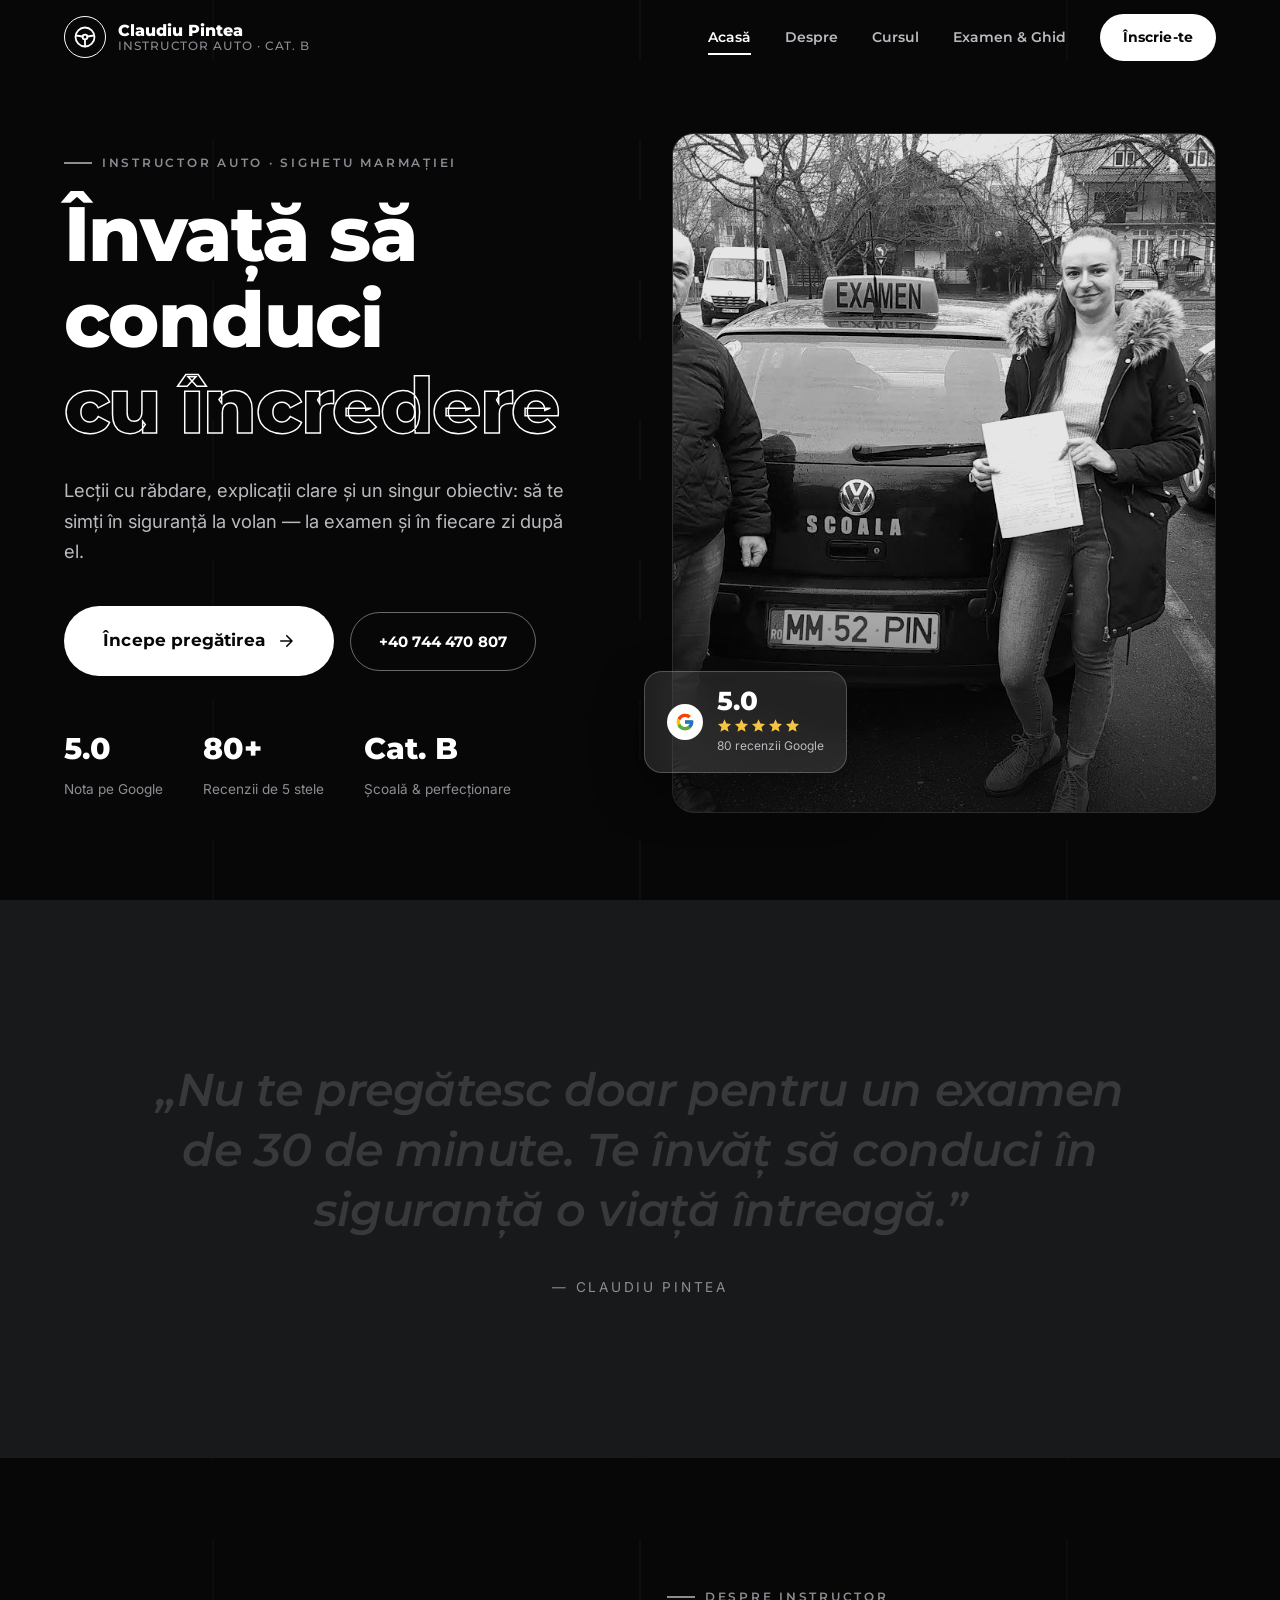
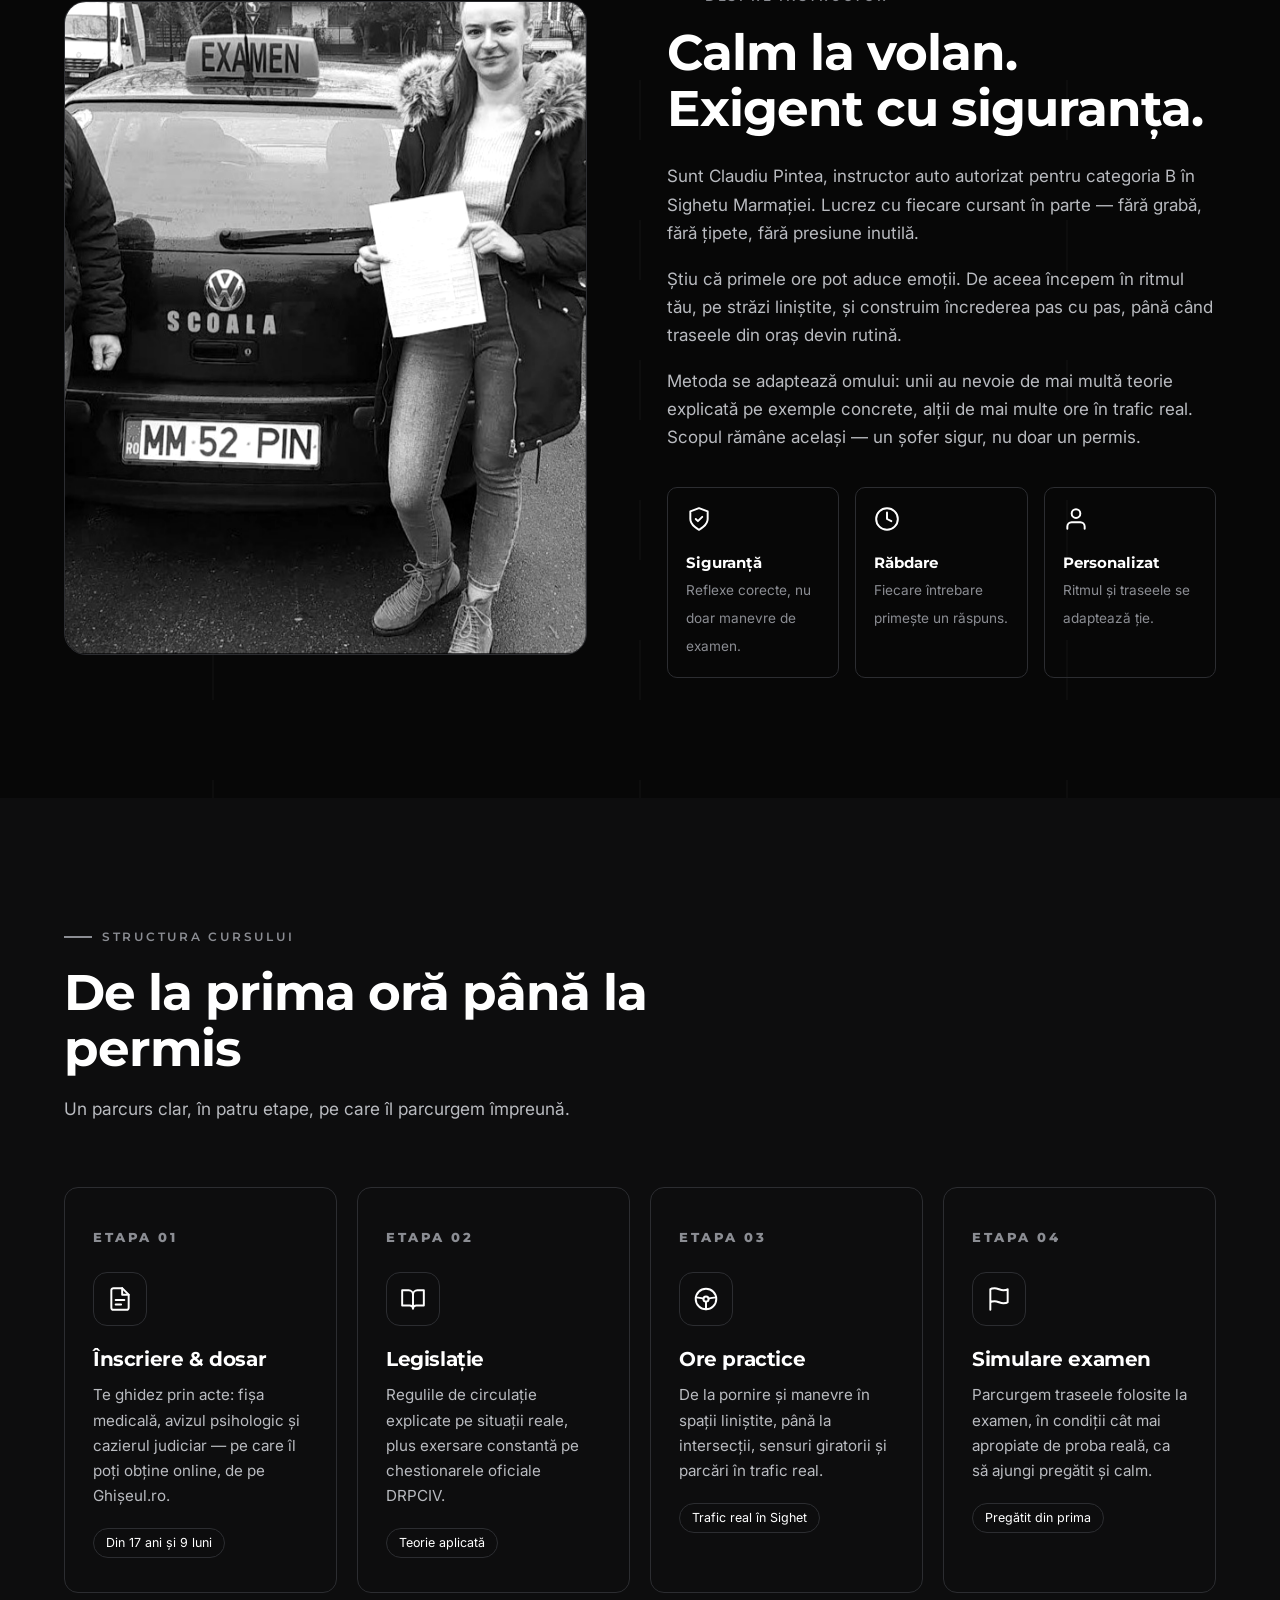
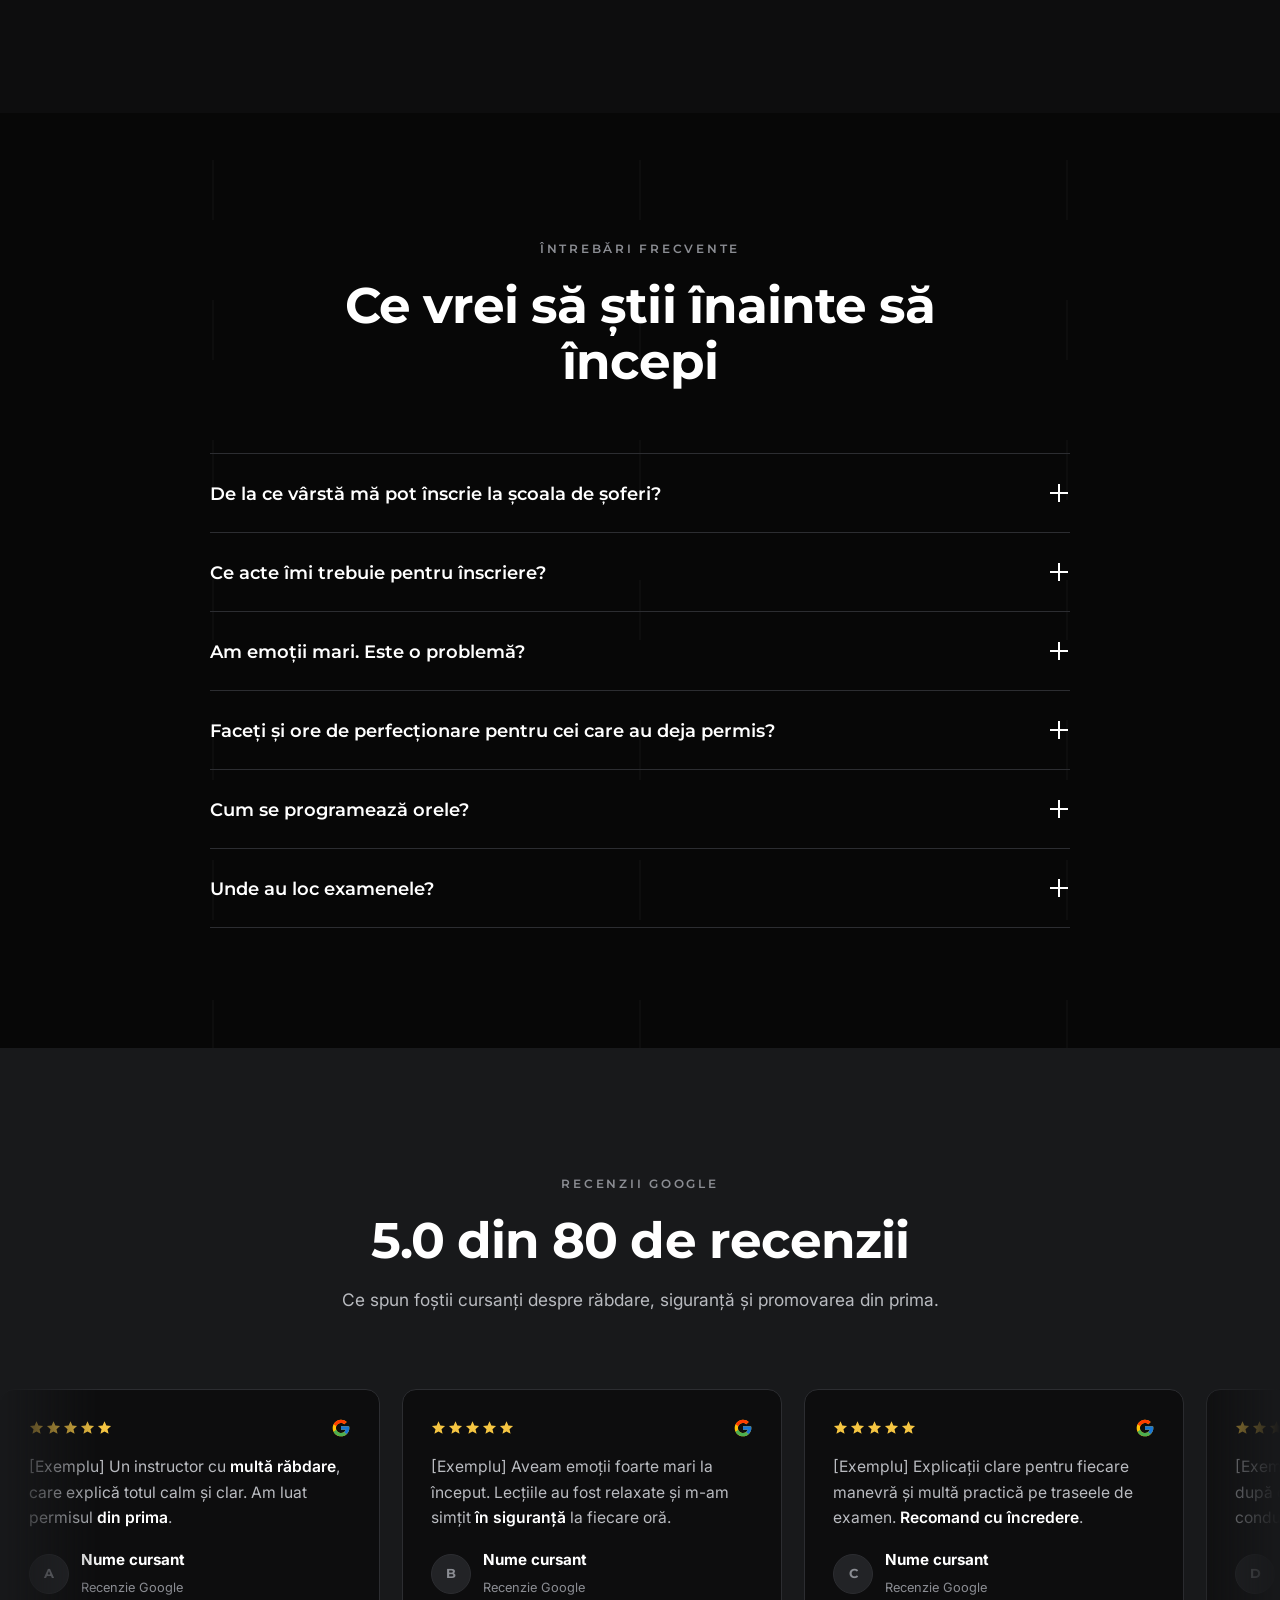
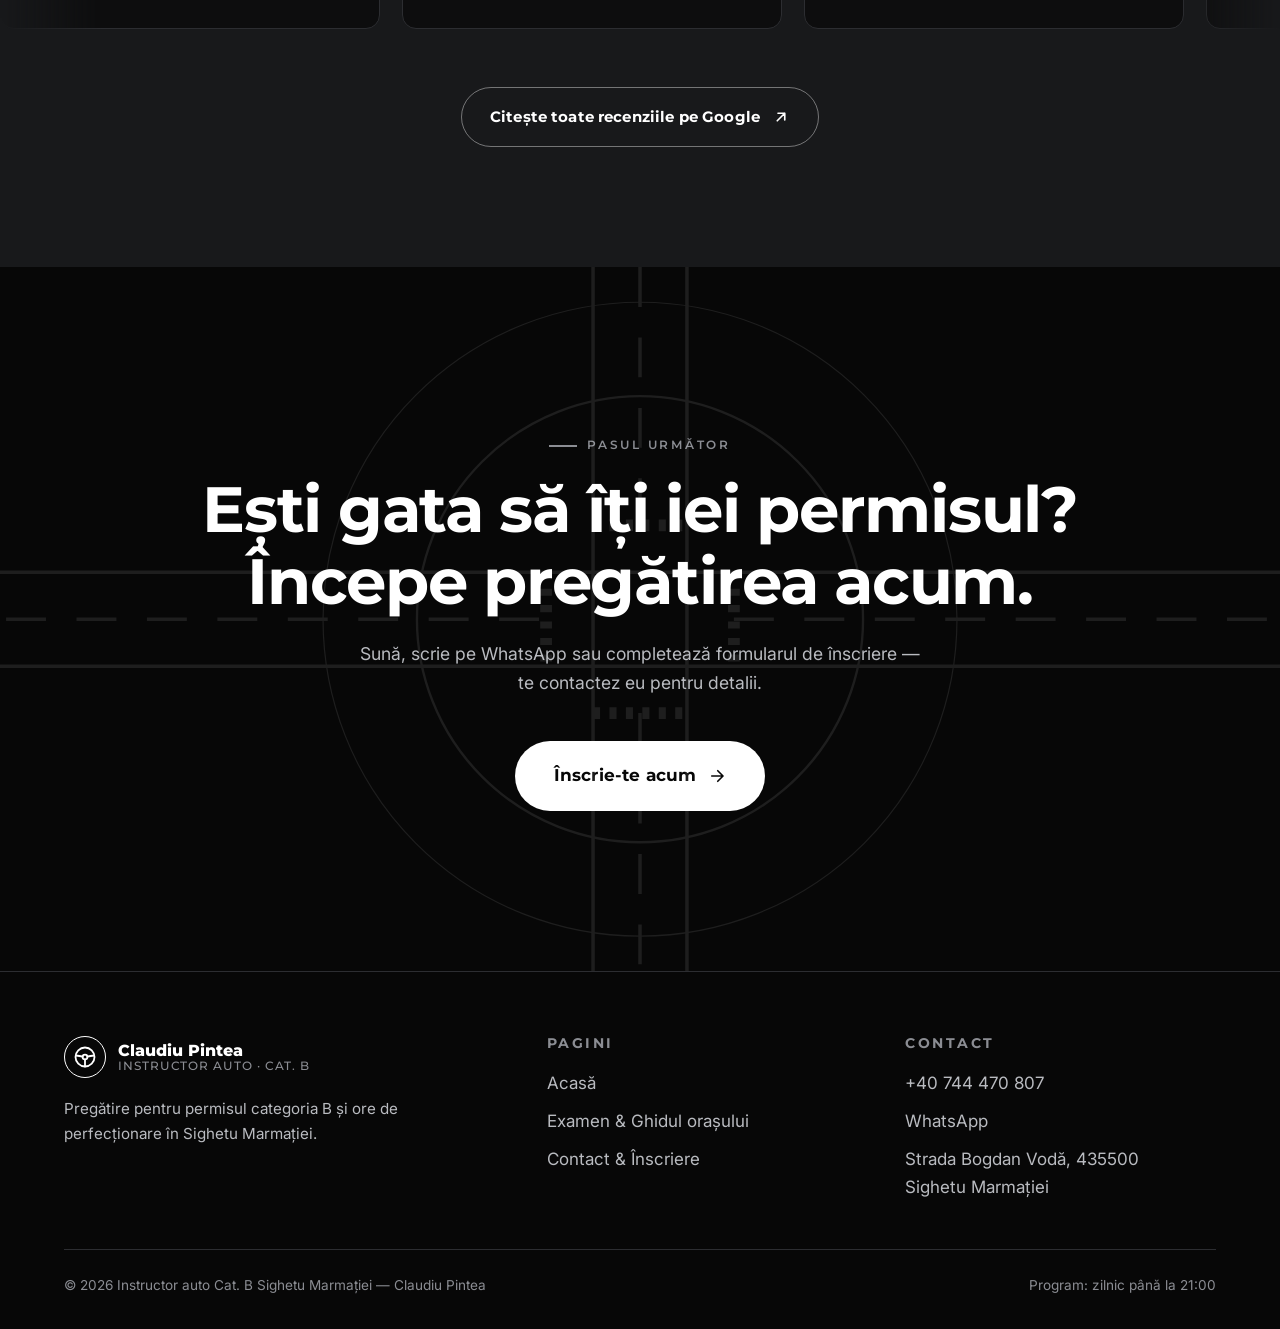
<file: index.html>
<!DOCTYPE html>
<html lang="ro">
<head>
<meta charset="UTF-8">
<meta name="viewport" content="width=device-width, initial-scale=1.0">
<title>Instructor auto Cat. B Sighetu Marmației | Claudiu Pintea</title>
<meta name="description" content="Instructor auto categoria B în Sighetu Marmației — Claudiu Pintea. Învață să conduci cu încredere, cu răbdare și siguranță. 5.0 pe Google din 80 de recenzii.">
<meta name="theme-color" content="#070707">
<link rel="preconnect" href="https://fonts.googleapis.com">
<link rel="preconnect" href="https://fonts.gstatic.com" crossorigin>
<link href="https://fonts.googleapis.com/css2?family=Inter:wght@400;500;600&family=Montserrat:ital,wght@0,500;0,600;0,700;0,800;1,600&display=swap" rel="stylesheet">
<link rel="stylesheet" href="css/style.css">
</head>
<body>

<div class="road-lines" aria-hidden="true"><span></span><span></span><span></span></div>

<header class="site-header">
  <div class="container">
    <a href="index.html" class="logo" aria-label="Claudiu Pintea — Instructor auto, acasă">
      <span class="logo-mark"><svg viewBox="0 0 24 24" fill="none" stroke="#fff" stroke-width="1.8" stroke-linecap="round"><circle cx="12" cy="12" r="9.5"/><circle cx="12" cy="12" r="2.4"/><path d="M2.8 10.5c3 .4 5.4.6 6.8 1.1M21.2 10.5c-3 .4-5.4.6-6.8 1.1M12 14.4v7"/></svg></span>
      <span class="logo-text">Claudiu Pintea<small>Instructor auto · Cat. B</small></span>
    </a>
    <nav class="nav" aria-label="Navigare principală">
      <a href="index.html" class="active">Acasă</a>
      <a href="#despre">Despre</a>
      <a href="#curs">Cursul</a>
      <a href="examen.html">Examen &amp; Ghid</a>
      <a href="contact.html" class="btn btn-primary">Înscrie-te</a>
    </nav>
    <button class="burger" aria-label="Deschide meniul" aria-expanded="false"><span></span><span></span><span></span></button>
  </div>
</header>

<main>

<!-- ============ HERO ============ -->
<section class="hero">
  <div class="container hero-grid">
    <div data-reveal="left">
      <span class="eyebrow">Instructor auto · Sighetu Marmației</span>
      <h1>Învață să conduci <span>cu încredere</span></h1>
      <p class="lead">Lecții cu răbdare, explicații clare și un singur obiectiv: să te simți în siguranță la volan — la examen și în fiecare zi după el.</p>
      <div class="hero-actions">
        <a href="contact.html" class="btn btn-primary btn-lg">Începe pregătirea
          <svg class="arrow" viewBox="0 0 24 24" fill="none" stroke="currentColor" stroke-width="2.2" stroke-linecap="round" stroke-linejoin="round"><path d="M5 12h14M13 5l7 7-7 7"/></svg>
        </a>
        <a href="tel:+40744470807" class="btn btn-outline">+40 744 470 807</a>
      </div>
      <div class="hero-meta">
        <div><strong>5.0</strong><span>Nota pe Google</span></div>
        <div><strong>80+</strong><span>Recenzii de 5 stele</span></div>
        <div><strong>Cat. B</strong><span>Școală &amp; perfecționare</span></div>
      </div>
    </div>

    <div class="hero-visual" data-reveal="right">
      <div class="hero-media">
        <!-- Pentru varianta video: înlocuiește <img> cu
             <video src="assets/video/hero.mp4" autoplay muted loop playsinline poster="assets/img/claudiu-pintea-examen.jpg"></video> -->
        <img src="assets/img/claudiu-pintea-examen.jpg" alt="Claudiu Pintea alături de o cursantă, după examenul promovat, lângă mașina de școală" width="700" height="876" fetchpriority="high">
      </div>
      <a class="rating-badge" href="https://www.google.com/maps/search/?api=1&query=Instructor+auto+Cat.B+Sighetu+Marma%C8%9Biei+Claudiu+Pintea" target="_blank" rel="noopener" aria-label="Nota 5.0 pe Google din 80 de recenzii">
        <span class="g"><svg viewBox="0 0 48 48"><path fill="#FFC107" d="M43.6 20.5H42V20H24v8h11.3C33.7 32.7 29.2 36 24 36c-6.6 0-12-5.4-12-12s5.4-12 12-12c3.1 0 5.8 1.2 7.9 3l5.7-5.7C34 6.1 29.3 4 24 4 12.9 4 4 12.9 4 24s8.9 20 20 20 20-8.9 20-20c0-1.3-.1-2.4-.4-3.5z"/><path fill="#FF3D00" d="m6.3 14.7 6.6 4.8C14.7 15.1 19 12 24 12c3.1 0 5.8 1.2 7.9 3l5.7-5.7C34 6.1 29.3 4 24 4 16.3 4 9.7 8.3 6.3 14.7z"/><path fill="#4CAF50" d="M24 44c5.2 0 9.9-2 13.4-5.2l-6.2-5.2C29.2 35.1 26.7 36 24 36c-5.2 0-9.6-3.3-11.3-8l-6.5 5C9.5 39.6 16.2 44 24 44z"/><path fill="#1976D2" d="M43.6 20.5H42V20H24v8h11.3c-.8 2.2-2.2 4.2-4.1 5.6l6.2 5.2C37 39.2 44 34 44 24c0-1.3-.1-2.4-.4-3.5z"/></svg></span>
        <span>
          <span class="score">5.0</span>
          <span class="stars" aria-hidden="true">
            <svg viewBox="0 0 24 24"><path d="m12 2 3 6.9 7.5.7-5.7 5 1.7 7.4L12 18.3 5.5 22l1.7-7.4-5.7-5 7.5-.7z"/></svg><svg viewBox="0 0 24 24"><path d="m12 2 3 6.9 7.5.7-5.7 5 1.7 7.4L12 18.3 5.5 22l1.7-7.4-5.7-5 7.5-.7z"/></svg><svg viewBox="0 0 24 24"><path d="m12 2 3 6.9 7.5.7-5.7 5 1.7 7.4L12 18.3 5.5 22l1.7-7.4-5.7-5 7.5-.7z"/></svg><svg viewBox="0 0 24 24"><path d="m12 2 3 6.9 7.5.7-5.7 5 1.7 7.4L12 18.3 5.5 22l1.7-7.4-5.7-5 7.5-.7z"/></svg><svg viewBox="0 0 24 24"><path d="m12 2 3 6.9 7.5.7-5.7 5 1.7 7.4L12 18.3 5.5 22l1.7-7.4-5.7-5 7.5-.7z"/></svg>
          </span>
          <small>80 recenzii Google</small>
        </span>
      </a>
    </div>
  </div>
</section>

<!-- ============ CITAT ============ -->
<section class="quote-section">
  <div class="container">
    <p class="quote" data-text-reveal>„Nu te pregătesc doar pentru un examen de 30 de minute. Te învăț să conduci în siguranță o viață întreagă.”</p>
    <p class="quote-author">— Claudiu Pintea</p>
  </div>
</section>

<!-- ============ DESPRE ============ -->
<section id="despre">
  <div class="container about-grid">
    <div class="parallax-frame" data-reveal="left">
      <img data-parallax src="assets/img/claudiu-pintea-examen.jpg" alt="Claudiu Pintea, instructor auto, lângă mașina de școală cu plăcuța EXAMEN" loading="lazy">
    </div>
    <div class="about-text" data-reveal="right">
      <span class="eyebrow">Despre instructor</span>
      <h2>Calm la volan. Exigent cu siguranța.</h2>
      <p>Sunt Claudiu Pintea, instructor auto autorizat pentru categoria B în Sighetu Marmației. Lucrez cu fiecare cursant în parte — fără grabă, fără țipete, fără presiune inutilă.</p>
      <p>Știu că primele ore pot aduce emoții. De aceea începem în ritmul tău, pe străzi liniștite, și construim încrederea pas cu pas, până când traseele din oraș devin rutină.</p>
      <p>Metoda se adaptează omului: unii au nevoie de mai multă teorie explicată pe exemple concrete, alții de mai multe ore în trafic real. Scopul rămâne același — un șofer sigur, nu doar un permis.</p>
      <div class="pillars">
        <div class="pillar">
          <svg viewBox="0 0 24 24" fill="none" stroke-width="1.8" stroke-linecap="round" stroke-linejoin="round"><path d="M12 22s8-4 8-10V5l-8-3-8 3v7c0 6 8 10 8 10z"/><path d="m9 12 2 2 4-4"/></svg>
          <strong>Siguranță</strong><span>Reflexe corecte, nu doar manevre de examen.</span>
        </div>
        <div class="pillar">
          <svg viewBox="0 0 24 24" fill="none" stroke-width="1.8" stroke-linecap="round" stroke-linejoin="round"><circle cx="12" cy="12" r="10"/><path d="M12 6v6l4 2"/></svg>
          <strong>Răbdare</strong><span>Fiecare întrebare primește un răspuns.</span>
        </div>
        <div class="pillar">
          <svg viewBox="0 0 24 24" fill="none" stroke-width="1.8" stroke-linecap="round" stroke-linejoin="round"><path d="M20 21v-2a4 4 0 0 0-4-4H8a4 4 0 0 0-4 4v2"/><circle cx="12" cy="7" r="4"/></svg>
          <strong>Personalizat</strong><span>Ritmul și traseele se adaptează ție.</span>
        </div>
      </div>
    </div>
  </div>
</section>

<!-- ============ CURSUL ============ -->
<section id="curs" style="background:var(--black-2);">
  <div class="container">
    <div class="section-head" data-reveal="left">
      <span class="eyebrow">Structura cursului</span>
      <h2>De la prima oră până la permis</h2>
      <p>Un parcurs clar, în patru etape, pe care îl parcurgem împreună.</p>
    </div>
    <div class="cards">
      <article class="card" data-reveal="up" style="--d:0s">
        <span class="num">ETAPA 01</span>
        <div class="icon"><svg viewBox="0 0 24 24" fill="none" stroke-width="1.8" stroke-linecap="round" stroke-linejoin="round"><path d="M14 2H6a2 2 0 0 0-2 2v16a2 2 0 0 0 2 2h12a2 2 0 0 0 2-2V8z"/><path d="M14 2v6h6M8 13h8M8 17h5"/></svg></div>
        <h3>Înscriere &amp; dosar</h3>
        <p>Te ghidez prin acte: fișa medicală, avizul psihologic și cazierul judiciar — pe care îl poți obține online, de pe Ghișeul.ro.</p>
        <span class="tag">Din 17 ani și 9 luni</span>
      </article>
      <article class="card" data-reveal="up" style="--d:.1s">
        <span class="num">ETAPA 02</span>
        <div class="icon"><svg viewBox="0 0 24 24" fill="none" stroke-width="1.8" stroke-linecap="round" stroke-linejoin="round"><path d="M2 4h6a4 4 0 0 1 4 4v13a3 3 0 0 0-3-3H2zM22 4h-6a4 4 0 0 0-4 4v13a3 3 0 0 1 3-3h7z"/></svg></div>
        <h3>Legislație</h3>
        <p>Regulile de circulație explicate pe situații reale, plus exersare constantă pe chestionarele oficiale DRPCIV.</p>
        <span class="tag">Teorie aplicată</span>
      </article>
      <article class="card" data-reveal="up" style="--d:.2s">
        <span class="num">ETAPA 03</span>
        <div class="icon"><svg viewBox="0 0 24 24" fill="none" stroke-width="1.8" stroke-linecap="round"><circle cx="12" cy="12" r="9.5"/><circle cx="12" cy="12" r="2.4"/><path d="M2.8 10.5c3 .4 5.4.6 6.8 1.1M21.2 10.5c-3 .4-5.4.6-6.8 1.1M12 14.4v7"/></svg></div>
        <h3>Ore practice</h3>
        <p>De la pornire și manevre în spații liniștite, până la intersecții, sensuri giratorii și parcări în trafic real.</p>
        <span class="tag">Trafic real în Sighet</span>
      </article>
      <article class="card" data-reveal="up" style="--d:.3s">
        <span class="num">ETAPA 04</span>
        <div class="icon"><svg viewBox="0 0 24 24" fill="none" stroke-width="1.8" stroke-linecap="round" stroke-linejoin="round"><path d="M4 15s1-1 4-1 5 2 8 2 4-1 4-1V3s-1 1-4 1-5-2-8-2-4 1-4 1zM4 22v-7"/></svg></div>
        <h3>Simulare examen</h3>
        <p>Parcurgem traseele folosite la examen, în condiții cât mai apropiate de proba reală, ca să ajungi pregătit și calm.</p>
        <span class="tag">Pregătit din prima</span>
      </article>
    </div>
  </div>
</section>

<!-- ============ FAQ ============ -->
<section id="faq">
  <div class="container">
    <div class="section-head center" data-reveal="up">
      <span class="eyebrow">Întrebări frecvente</span>
      <h2>Ce vrei să știi înainte să începi</h2>
    </div>
    <div class="faq" data-reveal="up">
      <div class="faq-item">
        <button class="faq-q" aria-expanded="false">De la ce vârstă mă pot înscrie la școala de șoferi?<span class="faq-icon" aria-hidden="true"></span></button>
        <div class="faq-a"><div><p>Permisul categoria B se obține de la 18 ani, dar poți începe școala de șoferi cu 3 luni înainte de a împlini această vârstă.</p></div></div>
      </div>
      <div class="faq-item">
        <button class="faq-q" aria-expanded="false">Ce acte îmi trebuie pentru înscriere?<span class="faq-icon" aria-hidden="true"></span></button>
        <div class="faq-a"><div><p>Actul de identitate, fișa medicală (aptitudine pentru categoria B), avizul psihologic și certificatul de cazier judiciar. Cazierul îl poți obține gratuit online, prin Ghișeul.ro și hub.mai.gov.ro — găsești pașii explicați pe pagina <a href="examen.html#materiale">Examen &amp; Ghid</a>.</p></div></div>
      </div>
      <div class="faq-item">
        <button class="faq-q" aria-expanded="false">Am emoții mari. Este o problemă?<span class="faq-icon" aria-hidden="true"></span></button>
        <div class="faq-a"><div><p>Deloc — e cel mai normal lucru. Începem în zone liniștite, într-un ritm confortabil pentru tine, și creștem dificultatea doar când ești pregătit. Încrederea vine din repetiție, nu din presiune.</p></div></div>
      </div>
      <div class="faq-item">
        <button class="faq-q" aria-expanded="false">Faceți și ore de perfecționare pentru cei care au deja permis?<span class="faq-icon" aria-hidden="true"></span></button>
        <div class="faq-a"><div><p>Da. Dacă ai permis dar nu ai mai condus de mult sau nu te simți sigur în oraș, parcare ori sensuri giratorii, putem lucra exact pe punctele care te încurcă.</p></div></div>
      </div>
      <div class="faq-item">
        <button class="faq-q" aria-expanded="false">Cum se programează orele?<span class="faq-icon" aria-hidden="true"></span></button>
        <div class="faq-a"><div><p>Programul se stabilește împreună, în funcție de disponibilitatea ta — dimineața sau după-amiaza. Cel mai simplu este să suni sau să trimiți un mesaj pe WhatsApp.</p></div></div>
      </div>
      <div class="faq-item">
        <button class="faq-q" aria-expanded="false">Unde au loc examenele?<span class="faq-icon" aria-hidden="true"></span></button>
        <div class="faq-a"><div><p>Examenul teoretic și cel practic se susțin la Serviciul Public Comunitar Regim Permise de Conducere și Înmatriculare a Vehiculelor din județul Maramureș. Detalii despre fiecare probă găsești pe pagina <a href="examen.html">Examen &amp; Ghid</a>.</p></div></div>
      </div>
    </div>
  </div>
</section>

<!-- ============ RECENZII ============ -->
<section class="reviews" id="recenzii">
  <div class="container">
    <div class="section-head center" data-reveal="up">
      <span class="eyebrow">Recenzii Google</span>
      <h2>5.0 din 80 de recenzii</h2>
      <p>Ce spun foștii cursanți despre răbdare, siguranță și promovarea din prima.</p>
    </div>
  </div>
  <!--
    ÎNLOCUIEȘTE textele și numele de mai jos cu recenzii reale, copiate din Google Maps
    (Instructor auto Cat.B Sighetu Marmației — Claudiu Pintea → Reviews).
    Textele actuale sunt doar exemple de așezare în pagină.
  -->
  <div class="marquee" data-reveal="up">
    <div class="marquee-track">
      <article class="review">
        <div class="review-top"><span class="stars" aria-label="5 stele"><svg viewBox="0 0 24 24"><path d="m12 2 3 6.9 7.5.7-5.7 5 1.7 7.4L12 18.3 5.5 22l1.7-7.4-5.7-5 7.5-.7z"/></svg><svg viewBox="0 0 24 24"><path d="m12 2 3 6.9 7.5.7-5.7 5 1.7 7.4L12 18.3 5.5 22l1.7-7.4-5.7-5 7.5-.7z"/></svg><svg viewBox="0 0 24 24"><path d="m12 2 3 6.9 7.5.7-5.7 5 1.7 7.4L12 18.3 5.5 22l1.7-7.4-5.7-5 7.5-.7z"/></svg><svg viewBox="0 0 24 24"><path d="m12 2 3 6.9 7.5.7-5.7 5 1.7 7.4L12 18.3 5.5 22l1.7-7.4-5.7-5 7.5-.7z"/></svg><svg viewBox="0 0 24 24"><path d="m12 2 3 6.9 7.5.7-5.7 5 1.7 7.4L12 18.3 5.5 22l1.7-7.4-5.7-5 7.5-.7z"/></svg></span><svg class="g-mini" viewBox="0 0 48 48" aria-hidden="true"><path fill="#FFC107" d="M43.6 20.5H42V20H24v8h11.3C33.7 32.7 29.2 36 24 36c-6.6 0-12-5.4-12-12s5.4-12 12-12c3.1 0 5.8 1.2 7.9 3l5.7-5.7C34 6.1 29.3 4 24 4 12.9 4 4 12.9 4 24s8.9 20 20 20 20-8.9 20-20c0-1.3-.1-2.4-.4-3.5z"/><path fill="#FF3D00" d="m6.3 14.7 6.6 4.8C14.7 15.1 19 12 24 12c3.1 0 5.8 1.2 7.9 3l5.7-5.7C34 6.1 29.3 4 24 4 16.3 4 9.7 8.3 6.3 14.7z"/><path fill="#4CAF50" d="M24 44c5.2 0 9.9-2 13.4-5.2l-6.2-5.2C29.2 35.1 26.7 36 24 36c-5.2 0-9.6-3.3-11.3-8l-6.5 5C9.5 39.6 16.2 44 24 44z"/><path fill="#1976D2" d="M43.6 20.5H42V20H24v8h11.3c-.8 2.2-2.2 4.2-4.1 5.6l6.2 5.2C37 39.2 44 34 44 24c0-1.3-.1-2.4-.4-3.5z"/></svg></div>
        <p>[Exemplu] Un instructor cu <mark>multă răbdare</mark>, care explică totul calm și clar. Am luat permisul <mark>din prima</mark>.</p>
        <div class="review-author"><span class="avatar">A</span><div><strong>Nume cursant</strong><span>Recenzie Google</span></div></div>
      </article>
      <article class="review">
        <div class="review-top"><span class="stars" aria-label="5 stele"><svg viewBox="0 0 24 24"><path d="m12 2 3 6.9 7.5.7-5.7 5 1.7 7.4L12 18.3 5.5 22l1.7-7.4-5.7-5 7.5-.7z"/></svg><svg viewBox="0 0 24 24"><path d="m12 2 3 6.9 7.5.7-5.7 5 1.7 7.4L12 18.3 5.5 22l1.7-7.4-5.7-5 7.5-.7z"/></svg><svg viewBox="0 0 24 24"><path d="m12 2 3 6.9 7.5.7-5.7 5 1.7 7.4L12 18.3 5.5 22l1.7-7.4-5.7-5 7.5-.7z"/></svg><svg viewBox="0 0 24 24"><path d="m12 2 3 6.9 7.5.7-5.7 5 1.7 7.4L12 18.3 5.5 22l1.7-7.4-5.7-5 7.5-.7z"/></svg><svg viewBox="0 0 24 24"><path d="m12 2 3 6.9 7.5.7-5.7 5 1.7 7.4L12 18.3 5.5 22l1.7-7.4-5.7-5 7.5-.7z"/></svg></span><svg class="g-mini" viewBox="0 0 48 48" aria-hidden="true"><path fill="#FFC107" d="M43.6 20.5H42V20H24v8h11.3C33.7 32.7 29.2 36 24 36c-6.6 0-12-5.4-12-12s5.4-12 12-12c3.1 0 5.8 1.2 7.9 3l5.7-5.7C34 6.1 29.3 4 24 4 12.9 4 4 12.9 4 24s8.9 20 20 20 20-8.9 20-20c0-1.3-.1-2.4-.4-3.5z"/><path fill="#FF3D00" d="m6.3 14.7 6.6 4.8C14.7 15.1 19 12 24 12c3.1 0 5.8 1.2 7.9 3l5.7-5.7C34 6.1 29.3 4 24 4 16.3 4 9.7 8.3 6.3 14.7z"/><path fill="#4CAF50" d="M24 44c5.2 0 9.9-2 13.4-5.2l-6.2-5.2C29.2 35.1 26.7 36 24 36c-5.2 0-9.6-3.3-11.3-8l-6.5 5C9.5 39.6 16.2 44 24 44z"/><path fill="#1976D2" d="M43.6 20.5H42V20H24v8h11.3c-.8 2.2-2.2 4.2-4.1 5.6l6.2 5.2C37 39.2 44 34 44 24c0-1.3-.1-2.4-.4-3.5z"/></svg></div>
        <p>[Exemplu] Aveam emoții foarte mari la început. Lecțiile au fost relaxate și m-am simțit <mark>în siguranță</mark> la fiecare oră.</p>
        <div class="review-author"><span class="avatar">B</span><div><strong>Nume cursant</strong><span>Recenzie Google</span></div></div>
      </article>
      <article class="review">
        <div class="review-top"><span class="stars" aria-label="5 stele"><svg viewBox="0 0 24 24"><path d="m12 2 3 6.9 7.5.7-5.7 5 1.7 7.4L12 18.3 5.5 22l1.7-7.4-5.7-5 7.5-.7z"/></svg><svg viewBox="0 0 24 24"><path d="m12 2 3 6.9 7.5.7-5.7 5 1.7 7.4L12 18.3 5.5 22l1.7-7.4-5.7-5 7.5-.7z"/></svg><svg viewBox="0 0 24 24"><path d="m12 2 3 6.9 7.5.7-5.7 5 1.7 7.4L12 18.3 5.5 22l1.7-7.4-5.7-5 7.5-.7z"/></svg><svg viewBox="0 0 24 24"><path d="m12 2 3 6.9 7.5.7-5.7 5 1.7 7.4L12 18.3 5.5 22l1.7-7.4-5.7-5 7.5-.7z"/></svg><svg viewBox="0 0 24 24"><path d="m12 2 3 6.9 7.5.7-5.7 5 1.7 7.4L12 18.3 5.5 22l1.7-7.4-5.7-5 7.5-.7z"/></svg></span><svg class="g-mini" viewBox="0 0 48 48" aria-hidden="true"><path fill="#FFC107" d="M43.6 20.5H42V20H24v8h11.3C33.7 32.7 29.2 36 24 36c-6.6 0-12-5.4-12-12s5.4-12 12-12c3.1 0 5.8 1.2 7.9 3l5.7-5.7C34 6.1 29.3 4 24 4 12.9 4 4 12.9 4 24s8.9 20 20 20 20-8.9 20-20c0-1.3-.1-2.4-.4-3.5z"/><path fill="#FF3D00" d="m6.3 14.7 6.6 4.8C14.7 15.1 19 12 24 12c3.1 0 5.8 1.2 7.9 3l5.7-5.7C34 6.1 29.3 4 24 4 16.3 4 9.7 8.3 6.3 14.7z"/><path fill="#4CAF50" d="M24 44c5.2 0 9.9-2 13.4-5.2l-6.2-5.2C29.2 35.1 26.7 36 24 36c-5.2 0-9.6-3.3-11.3-8l-6.5 5C9.5 39.6 16.2 44 24 44z"/><path fill="#1976D2" d="M43.6 20.5H42V20H24v8h11.3c-.8 2.2-2.2 4.2-4.1 5.6l6.2 5.2C37 39.2 44 34 44 24c0-1.3-.1-2.4-.4-3.5z"/></svg></div>
        <p>[Exemplu] Explicații clare pentru fiecare manevră și multă practică pe traseele de examen. <mark>Recomand cu încredere</mark>.</p>
        <div class="review-author"><span class="avatar">C</span><div><strong>Nume cursant</strong><span>Recenzie Google</span></div></div>
      </article>
      <article class="review">
        <div class="review-top"><span class="stars" aria-label="5 stele"><svg viewBox="0 0 24 24"><path d="m12 2 3 6.9 7.5.7-5.7 5 1.7 7.4L12 18.3 5.5 22l1.7-7.4-5.7-5 7.5-.7z"/></svg><svg viewBox="0 0 24 24"><path d="m12 2 3 6.9 7.5.7-5.7 5 1.7 7.4L12 18.3 5.5 22l1.7-7.4-5.7-5 7.5-.7z"/></svg><svg viewBox="0 0 24 24"><path d="m12 2 3 6.9 7.5.7-5.7 5 1.7 7.4L12 18.3 5.5 22l1.7-7.4-5.7-5 7.5-.7z"/></svg><svg viewBox="0 0 24 24"><path d="m12 2 3 6.9 7.5.7-5.7 5 1.7 7.4L12 18.3 5.5 22l1.7-7.4-5.7-5 7.5-.7z"/></svg><svg viewBox="0 0 24 24"><path d="m12 2 3 6.9 7.5.7-5.7 5 1.7 7.4L12 18.3 5.5 22l1.7-7.4-5.7-5 7.5-.7z"/></svg></span><svg class="g-mini" viewBox="0 0 48 48" aria-hidden="true"><path fill="#FFC107" d="M43.6 20.5H42V20H24v8h11.3C33.7 32.7 29.2 36 24 36c-6.6 0-12-5.4-12-12s5.4-12 12-12c3.1 0 5.8 1.2 7.9 3l5.7-5.7C34 6.1 29.3 4 24 4 12.9 4 4 12.9 4 24s8.9 20 20 20 20-8.9 20-20c0-1.3-.1-2.4-.4-3.5z"/><path fill="#FF3D00" d="m6.3 14.7 6.6 4.8C14.7 15.1 19 12 24 12c3.1 0 5.8 1.2 7.9 3l5.7-5.7C34 6.1 29.3 4 24 4 16.3 4 9.7 8.3 6.3 14.7z"/><path fill="#4CAF50" d="M24 44c5.2 0 9.9-2 13.4-5.2l-6.2-5.2C29.2 35.1 26.7 36 24 36c-5.2 0-9.6-3.3-11.3-8l-6.5 5C9.5 39.6 16.2 44 24 44z"/><path fill="#1976D2" d="M43.6 20.5H42V20H24v8h11.3c-.8 2.2-2.2 4.2-4.1 5.6l6.2 5.2C37 39.2 44 34 44 24c0-1.3-.1-2.4-.4-3.5z"/></svg></div>
        <p>[Exemplu] Am făcut ore de perfecționare după o pauză lungă de la volan. Acum conduc <mark>fără stres</mark> prin oraș.</p>
        <div class="review-author"><span class="avatar">D</span><div><strong>Nume cursant</strong><span>Recenzie Google</span></div></div>
      </article>
      <article class="review">
        <div class="review-top"><span class="stars" aria-label="5 stele"><svg viewBox="0 0 24 24"><path d="m12 2 3 6.9 7.5.7-5.7 5 1.7 7.4L12 18.3 5.5 22l1.7-7.4-5.7-5 7.5-.7z"/></svg><svg viewBox="0 0 24 24"><path d="m12 2 3 6.9 7.5.7-5.7 5 1.7 7.4L12 18.3 5.5 22l1.7-7.4-5.7-5 7.5-.7z"/></svg><svg viewBox="0 0 24 24"><path d="m12 2 3 6.9 7.5.7-5.7 5 1.7 7.4L12 18.3 5.5 22l1.7-7.4-5.7-5 7.5-.7z"/></svg><svg viewBox="0 0 24 24"><path d="m12 2 3 6.9 7.5.7-5.7 5 1.7 7.4L12 18.3 5.5 22l1.7-7.4-5.7-5 7.5-.7z"/></svg><svg viewBox="0 0 24 24"><path d="m12 2 3 6.9 7.5.7-5.7 5 1.7 7.4L12 18.3 5.5 22l1.7-7.4-5.7-5 7.5-.7z"/></svg></span><svg class="g-mini" viewBox="0 0 48 48" aria-hidden="true"><path fill="#FFC107" d="M43.6 20.5H42V20H24v8h11.3C33.7 32.7 29.2 36 24 36c-6.6 0-12-5.4-12-12s5.4-12 12-12c3.1 0 5.8 1.2 7.9 3l5.7-5.7C34 6.1 29.3 4 24 4 12.9 4 4 12.9 4 24s8.9 20 20 20 20-8.9 20-20c0-1.3-.1-2.4-.4-3.5z"/><path fill="#FF3D00" d="m6.3 14.7 6.6 4.8C14.7 15.1 19 12 24 12c3.1 0 5.8 1.2 7.9 3l5.7-5.7C34 6.1 29.3 4 24 4 16.3 4 9.7 8.3 6.3 14.7z"/><path fill="#4CAF50" d="M24 44c5.2 0 9.9-2 13.4-5.2l-6.2-5.2C29.2 35.1 26.7 36 24 36c-5.2 0-9.6-3.3-11.3-8l-6.5 5C9.5 39.6 16.2 44 24 44z"/><path fill="#1976D2" d="M43.6 20.5H42V20H24v8h11.3c-.8 2.2-2.2 4.2-4.1 5.6l6.2 5.2C37 39.2 44 34 44 24c0-1.3-.1-2.4-.4-3.5z"/></svg></div>
        <p>[Exemplu] Profesionist, punctual și foarte calm. M-a ajutat să trec peste frica de sensurile giratorii. <mark>Promovat din prima</mark>!</p>
        <div class="review-author"><span class="avatar">E</span><div><strong>Nume cursant</strong><span>Recenzie Google</span></div></div>
      </article>
    </div>
  </div>
  <div class="container reviews-cta">
    <a class="btn btn-outline" href="https://www.google.com/maps/search/?api=1&query=Instructor+auto+Cat.B+Sighetu+Marma%C8%9Biei+Claudiu+Pintea" target="_blank" rel="noopener">Citește toate recenziile pe Google
      <svg class="arrow" viewBox="0 0 24 24" fill="none" stroke="currentColor" stroke-width="2.2" stroke-linecap="round" stroke-linejoin="round"><path d="M7 17 17 7M8 7h9v9"/></svg>
    </a>
  </div>
</section>

<!-- ============ CTA FINAL ============ -->
<section class="final-cta">
  <svg class="intersection" viewBox="0 0 1200 600" preserveAspectRatio="xMidYMid slice" aria-hidden="true" fill="none" stroke="#fff">
    <path d="M0 260h1200M0 340h1200M560 0v600M640 0v600" stroke-width="3"/>
    <path d="M0 300h520M680 300h520M600 0v220M600 380v220" stroke-width="3" stroke-dasharray="34 26"/>
    <path d="M520 260v80M680 260v80M560 220h80M560 380h80" stroke-width="10" stroke-dasharray="6 8"/>
    <circle cx="600" cy="300" r="190" stroke-width="2"/>
    <circle cx="600" cy="300" r="270" stroke-width="1"/>
  </svg>
  <div class="container" data-reveal="up">
    <span class="eyebrow">Pasul următor</span>
    <h2>Ești gata să îți iei permisul? Începe pregătirea acum.</h2>
    <p>Sună, scrie pe WhatsApp sau completează formularul de înscriere — te contactez eu pentru detalii.</p>
    <a href="contact.html" class="btn btn-primary btn-lg">Înscrie-te acum
      <svg class="arrow" viewBox="0 0 24 24" fill="none" stroke="currentColor" stroke-width="2.2" stroke-linecap="round" stroke-linejoin="round"><path d="M5 12h14M13 5l7 7-7 7"/></svg>
    </a>
  </div>
</section>

</main>

<footer class="site-footer">
  <div class="container">
    <div class="footer-grid">
      <div>
        <a href="index.html" class="logo">
          <span class="logo-mark"><svg viewBox="0 0 24 24" fill="none" stroke="#fff" stroke-width="1.8" stroke-linecap="round"><circle cx="12" cy="12" r="9.5"/><circle cx="12" cy="12" r="2.4"/><path d="M2.8 10.5c3 .4 5.4.6 6.8 1.1M21.2 10.5c-3 .4-5.4.6-6.8 1.1M12 14.4v7"/></svg></span>
          <span class="logo-text">Claudiu Pintea<small>Instructor auto · Cat. B</small></span>
        </a>
        <p style="margin-top:18px;max-width:340px;font-size:.95rem;">Pregătire pentru permisul categoria B și ore de perfecționare în Sighetu Marmației.</p>
      </div>
      <div>
        <h4>Pagini</h4>
        <ul>
          <li><a href="index.html">Acasă</a></li>
          <li><a href="examen.html">Examen &amp; Ghidul orașului</a></li>
          <li><a href="contact.html">Contact &amp; Înscriere</a></li>
        </ul>
      </div>
      <div>
        <h4>Contact</h4>
        <ul>
          <li><a href="tel:+40744470807">+40 744 470 807</a></li>
          <li><a href="https://wa.me/40744470807" target="_blank" rel="noopener">WhatsApp</a></li>
          <li>Strada Bogdan Vodă, 435500<br>Sighetu Marmației</li>
        </ul>
      </div>
    </div>
    <div class="footer-bottom">
      <span>© <span data-year>2026</span> Instructor auto Cat. B Sighetu Marmației — Claudiu Pintea</span>
      <span>Program: zilnic până la 21:00</span>
    </div>
  </div>
</footer>

<script src="js/main.js"></script>
</body>
</html>
</file>
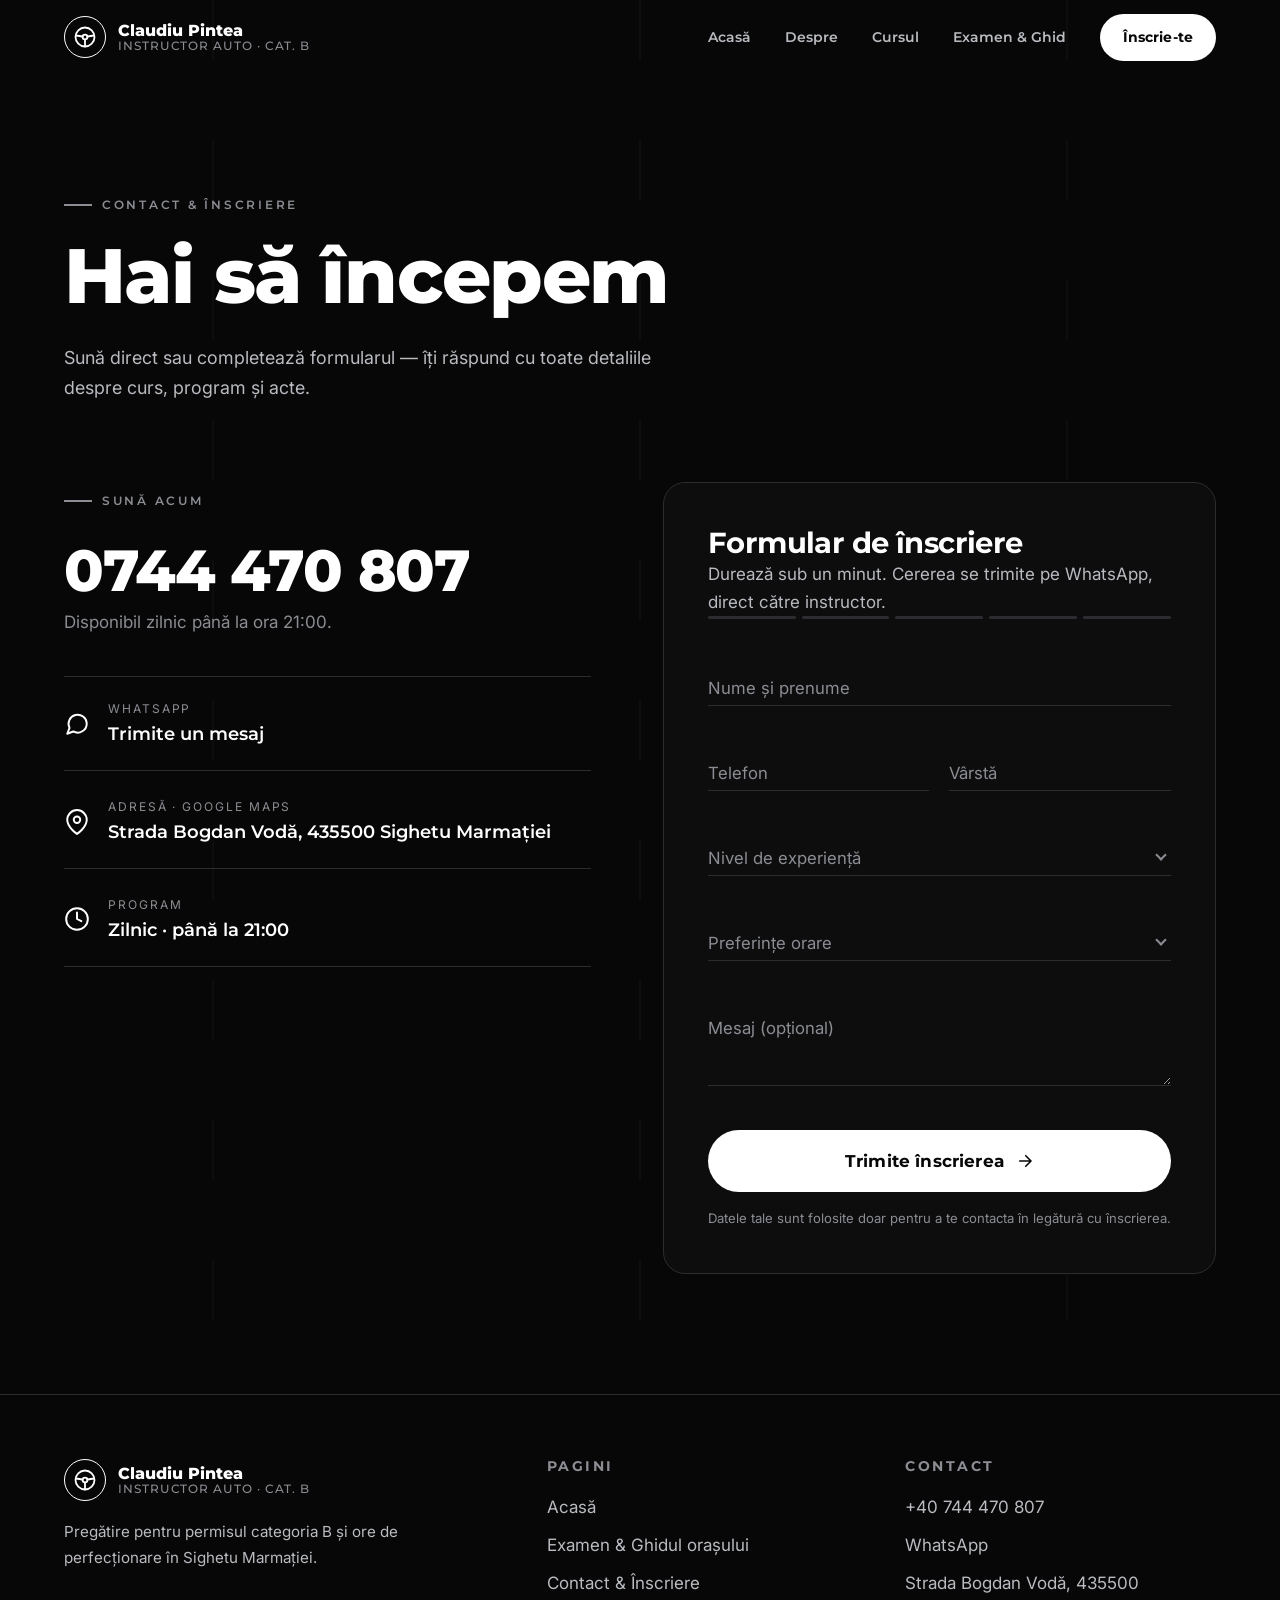
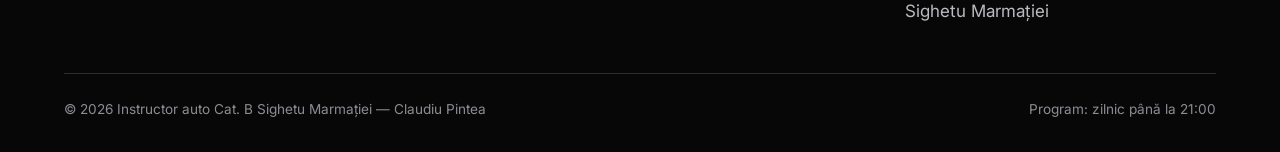
<file: contact.html>
<!DOCTYPE html>
<html lang="ro">
<head>
<meta charset="UTF-8">
<meta name="viewport" content="width=device-width, initial-scale=1.0">
<title>Contact &amp; Înscriere | Instructor auto Claudiu Pintea, Sighetu Marmației</title>
<meta name="description" content="Înscrie-te la cursurile de conducere categoria B cu instructorul Claudiu Pintea din Sighetu Marmației. Telefon: 0744 470 807.">
<meta name="theme-color" content="#070707">
<link rel="preconnect" href="https://fonts.googleapis.com">
<link rel="preconnect" href="https://fonts.gstatic.com" crossorigin>
<link href="https://fonts.googleapis.com/css2?family=Inter:wght@400;500;600&family=Montserrat:ital,wght@0,500;0,600;0,700;0,800;1,600&display=swap" rel="stylesheet">
<link rel="stylesheet" href="css/style.css">
</head>
<body>

<div class="road-lines" aria-hidden="true"><span></span><span></span><span></span></div>

<header class="site-header">
  <div class="container">
    <a href="index.html" class="logo" aria-label="Claudiu Pintea — Instructor auto, acasă">
      <span class="logo-mark"><svg viewBox="0 0 24 24" fill="none" stroke="#fff" stroke-width="1.8" stroke-linecap="round"><circle cx="12" cy="12" r="9.5"/><circle cx="12" cy="12" r="2.4"/><path d="M2.8 10.5c3 .4 5.4.6 6.8 1.1M21.2 10.5c-3 .4-5.4.6-6.8 1.1M12 14.4v7"/></svg></span>
      <span class="logo-text">Claudiu Pintea<small>Instructor auto · Cat. B</small></span>
    </a>
    <nav class="nav" aria-label="Navigare principală">
      <a href="index.html">Acasă</a>
      <a href="index.html#despre">Despre</a>
      <a href="index.html#curs">Cursul</a>
      <a href="examen.html">Examen &amp; Ghid</a>
      <a href="contact.html" class="btn btn-primary" aria-current="page">Înscrie-te</a>
    </nav>
    <button class="burger" aria-label="Deschide meniul" aria-expanded="false"><span></span><span></span><span></span></button>
  </div>
</header>

<main>

<section class="page-hero" style="padding-bottom:40px;">
  <div class="container" data-reveal="left">
    <span class="eyebrow">Contact &amp; înscriere</span>
    <h1>Hai să începem</h1>
    <p>Sună direct sau completează formularul — îți răspund cu toate detaliile despre curs, program și acte.</p>
  </div>
</section>

<section style="padding-top:40px;">
  <div class="container contact-grid">

    <div data-reveal="left">
      <span class="eyebrow">Sună acum</span>
      <a class="big-phone" href="tel:+40744470807">0744 470 807</a>
      <p class="muted">Disponibil zilnic până la ora 21:00.</p>

      <div class="contact-list">
        <a class="contact-row" href="https://wa.me/40744470807" target="_blank" rel="noopener">
          <svg viewBox="0 0 24 24" fill="none" stroke-width="1.8" stroke-linecap="round" stroke-linejoin="round"><path d="M21 11.5a8.4 8.4 0 0 1-12.4 7.4L3 21l2.1-5.4A8.4 8.4 0 1 1 21 11.5z"/></svg>
          <div><small>WhatsApp</small><span>Trimite un mesaj</span></div>
        </a>
        <a class="contact-row" href="https://www.google.com/maps/search/?api=1&query=Instructor+auto+Cat.B+Sighetu+Marma%C8%9Biei+Claudiu+Pintea" target="_blank" rel="noopener">
          <svg viewBox="0 0 24 24" fill="none" stroke-width="1.8" stroke-linecap="round" stroke-linejoin="round"><path d="M21 10c0 7-9 13-9 13S3 17 3 10a9 9 0 0 1 18 0z"/><circle cx="12" cy="10" r="3"/></svg>
          <div><small>Adresă · Google Maps</small><span>Strada Bogdan Vodă, 435500 Sighetu Marmației</span></div>
        </a>
        <!-- Adaugă adresa de e-mail reală aici, apoi decomentează:
        <a class="contact-row" href="mailto:adresa@exemplu.ro">
          <svg viewBox="0 0 24 24" fill="none" stroke-width="1.8" stroke-linecap="round" stroke-linejoin="round"><rect x="2" y="4" width="20" height="16" rx="2"/><path d="m22 7-10 6L2 7"/></svg>
          <div><small>E-mail</small><span>adresa@exemplu.ro</span></div>
        </a>
        -->
        <div class="contact-row">
          <svg viewBox="0 0 24 24" fill="none" stroke-width="1.8" stroke-linecap="round" stroke-linejoin="round"><circle cx="12" cy="12" r="10"/><path d="M12 6v6l4 2"/></svg>
          <div><small>Program</small><span>Zilnic · până la 21:00</span></div>
        </div>
      </div>
    </div>

    <div class="form-card" data-reveal="right">
      <form id="enroll-form" novalidate>
        <div class="form-body">
          <h2>Formular de înscriere</h2>
          <p>Durează sub un minut. Cererea se trimite pe WhatsApp, direct către instructor.</p>
          <div class="form-progress" aria-hidden="true"><span></span><span></span><span></span><span></span><span></span></div>

          <div class="field">
            <input id="f-nume" name="nume" type="text" placeholder=" " autocomplete="name" required minlength="3">
            <label for="f-nume">Nume și prenume</label>
            <span class="bar"></span>
            <span class="err">Te rog completează numele.</span>
          </div>
          <div class="form-row">
            <div class="field">
              <input id="f-tel" name="telefon" type="tel" placeholder=" " autocomplete="tel" inputmode="tel" required>
              <label for="f-tel">Telefon</label>
              <span class="bar"></span>
              <span class="err">Număr de telefon invalid.</span>
            </div>
            <div class="field">
              <input id="f-varsta" name="varsta" type="number" placeholder=" " min="17" max="99" inputmode="numeric" required>
              <label for="f-varsta">Vârstă</label>
              <span class="bar"></span>
              <span class="err">Vârsta minimă este 17 ani.</span>
            </div>
          </div>
          <div class="field select">
            <select id="f-exp" name="experienta" required>
              <option value="" hidden></option>
              <option>Sunt la început de drum</option>
              <option>Am mai luat ore</option>
              <option>Vreau doar ore de perfecționare</option>
            </select>
            <label for="f-exp">Nivel de experiență</label>
            <span class="bar"></span>
            <span class="err">Alege o variantă.</span>
          </div>
          <div class="field select">
            <select id="f-prog" name="program" required>
              <option value="" hidden></option>
              <option>Disponibil dimineața</option>
              <option>Disponibil după-amiaza</option>
            </select>
            <label for="f-prog">Preferințe orare</label>
            <span class="bar"></span>
            <span class="err">Alege o variantă.</span>
          </div>
          <div class="field">
            <textarea id="f-msg" name="mesaj" placeholder=" " rows="3"></textarea>
            <label for="f-msg">Mesaj (opțional)</label>
            <span class="bar"></span>
          </div>

          <button type="submit" class="btn btn-primary btn-lg submit">
            <span class="label">Trimite înscrierea</span>
            <svg class="arrow" viewBox="0 0 24 24" fill="none" stroke="currentColor" stroke-width="2.2" stroke-linecap="round" stroke-linejoin="round"><path d="M5 12h14M13 5l7 7-7 7"/></svg>
            <svg class="wheel" viewBox="0 0 24 24" fill="none" stroke="currentColor" stroke-width="2" stroke-linecap="round" aria-label="Se trimite"><circle cx="12" cy="12" r="9.5"/><circle cx="12" cy="12" r="2.4"/><path d="M2.8 10.5c3 .4 5.4.6 6.8 1.1M21.2 10.5c-3 .4-5.4.6-6.8 1.1M12 14.4v7"/></svg>
          </button>
          <p class="form-note">Datele tale sunt folosite doar pentru a te contacta în legătură cu înscrierea.</p>
        </div>

        <div class="form-success" role="status">
          <svg viewBox="0 0 24 24" fill="none" stroke-width="1.6" stroke-linecap="round" stroke-linejoin="round"><circle cx="12" cy="12" r="10"/><path d="m8 12 3 3 5-6"/></svg>
          <h2>Mulțumesc!</h2>
          <p style="margin:12px 0 26px;">Mesajul tău a fost pregătit în WhatsApp. Apasă „Trimite” acolo și te contactez cât mai curând.</p>
          <a class="btn btn-outline" href="https://wa.me/40744470807" target="_blank" rel="noopener">Deschide din nou WhatsApp</a>
        </div>
      </form>
    </div>

  </div>
</section>

</main>

<footer class="site-footer">
  <div class="container">
    <div class="footer-grid">
      <div>
        <a href="index.html" class="logo">
          <span class="logo-mark"><svg viewBox="0 0 24 24" fill="none" stroke="#fff" stroke-width="1.8" stroke-linecap="round"><circle cx="12" cy="12" r="9.5"/><circle cx="12" cy="12" r="2.4"/><path d="M2.8 10.5c3 .4 5.4.6 6.8 1.1M21.2 10.5c-3 .4-5.4.6-6.8 1.1M12 14.4v7"/></svg></span>
          <span class="logo-text">Claudiu Pintea<small>Instructor auto · Cat. B</small></span>
        </a>
        <p style="margin-top:18px;max-width:340px;font-size:.95rem;">Pregătire pentru permisul categoria B și ore de perfecționare în Sighetu Marmației.</p>
      </div>
      <div>
        <h4>Pagini</h4>
        <ul>
          <li><a href="index.html">Acasă</a></li>
          <li><a href="examen.html">Examen &amp; Ghidul orașului</a></li>
          <li><a href="contact.html">Contact &amp; Înscriere</a></li>
        </ul>
      </div>
      <div>
        <h4>Contact</h4>
        <ul>
          <li><a href="tel:+40744470807">+40 744 470 807</a></li>
          <li><a href="https://wa.me/40744470807" target="_blank" rel="noopener">WhatsApp</a></li>
          <li>Strada Bogdan Vodă, 435500<br>Sighetu Marmației</li>
        </ul>
      </div>
    </div>
    <div class="footer-bottom">
      <span>© <span data-year>2026</span> Instructor auto Cat. B Sighetu Marmației — Claudiu Pintea</span>
      <span>Program: zilnic până la 21:00</span>
    </div>
  </div>
</footer>

<script src="js/main.js"></script>
</body>
</html>
</file>
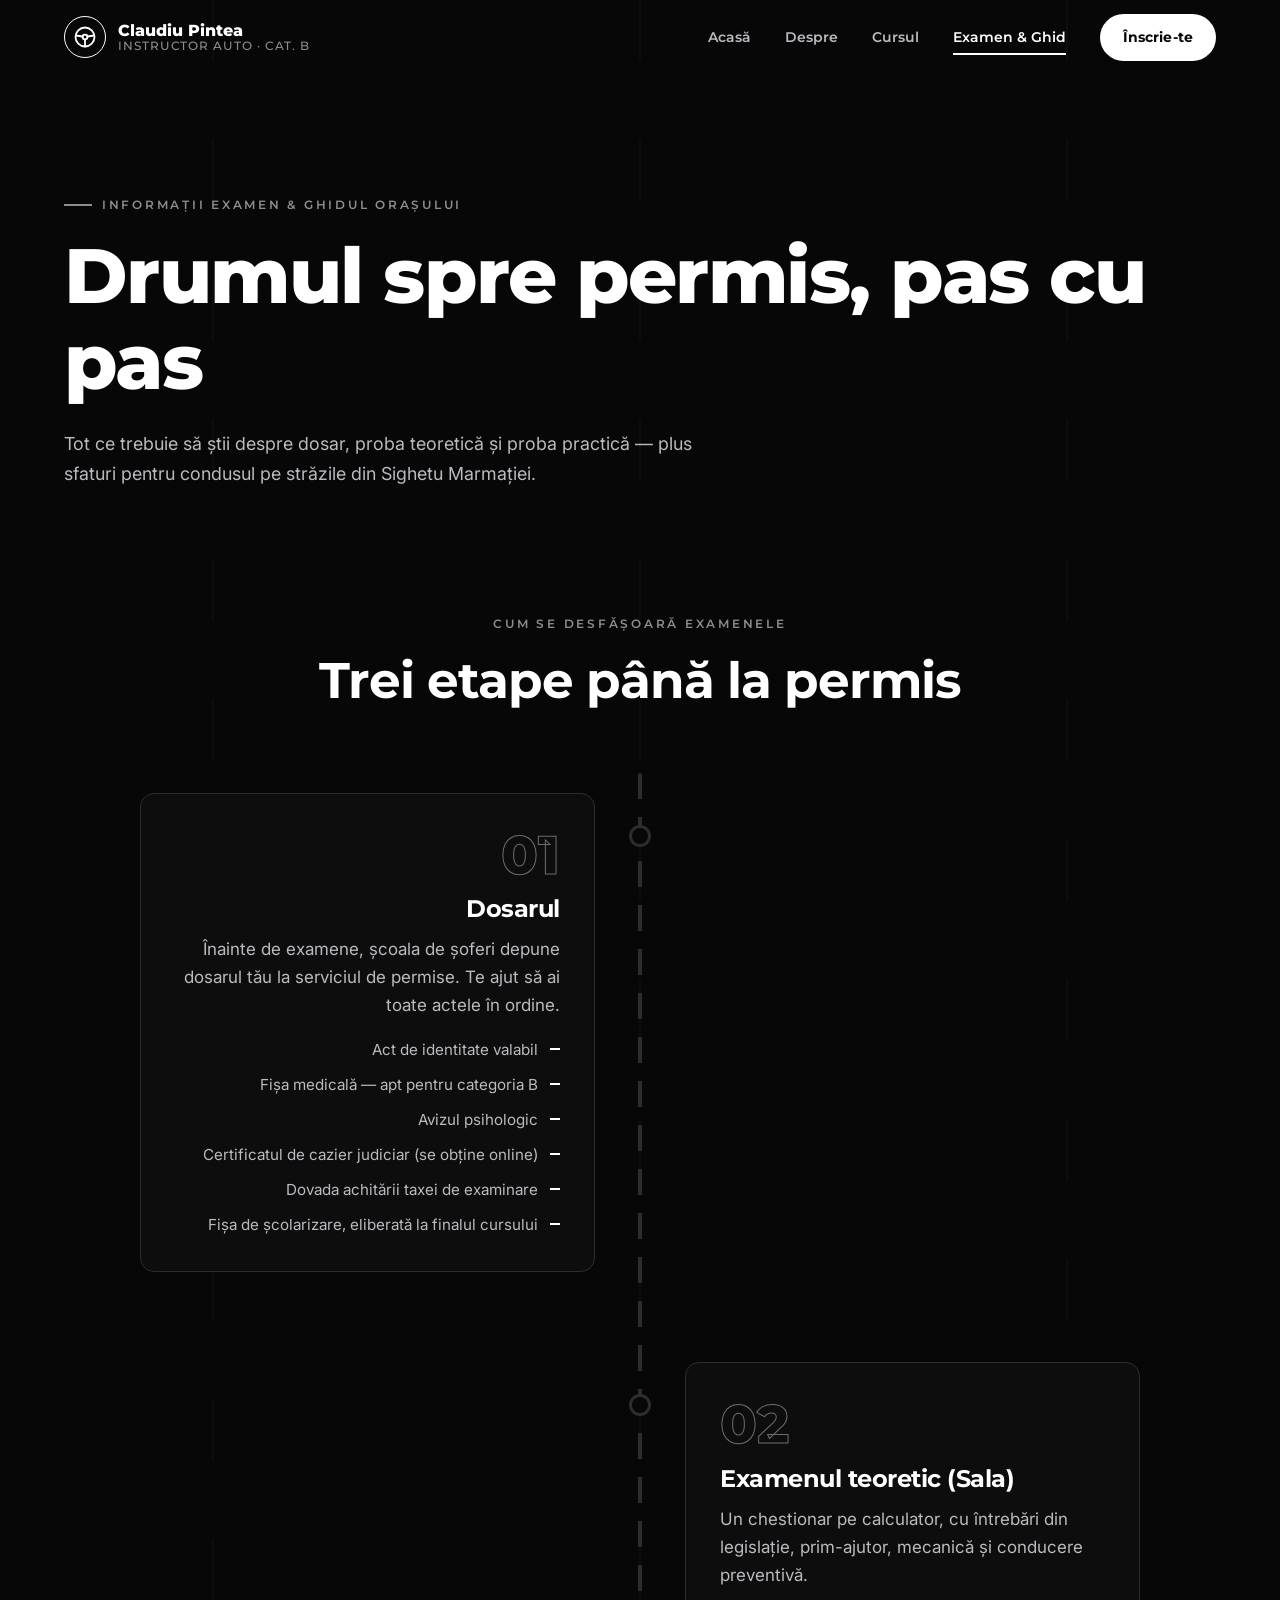
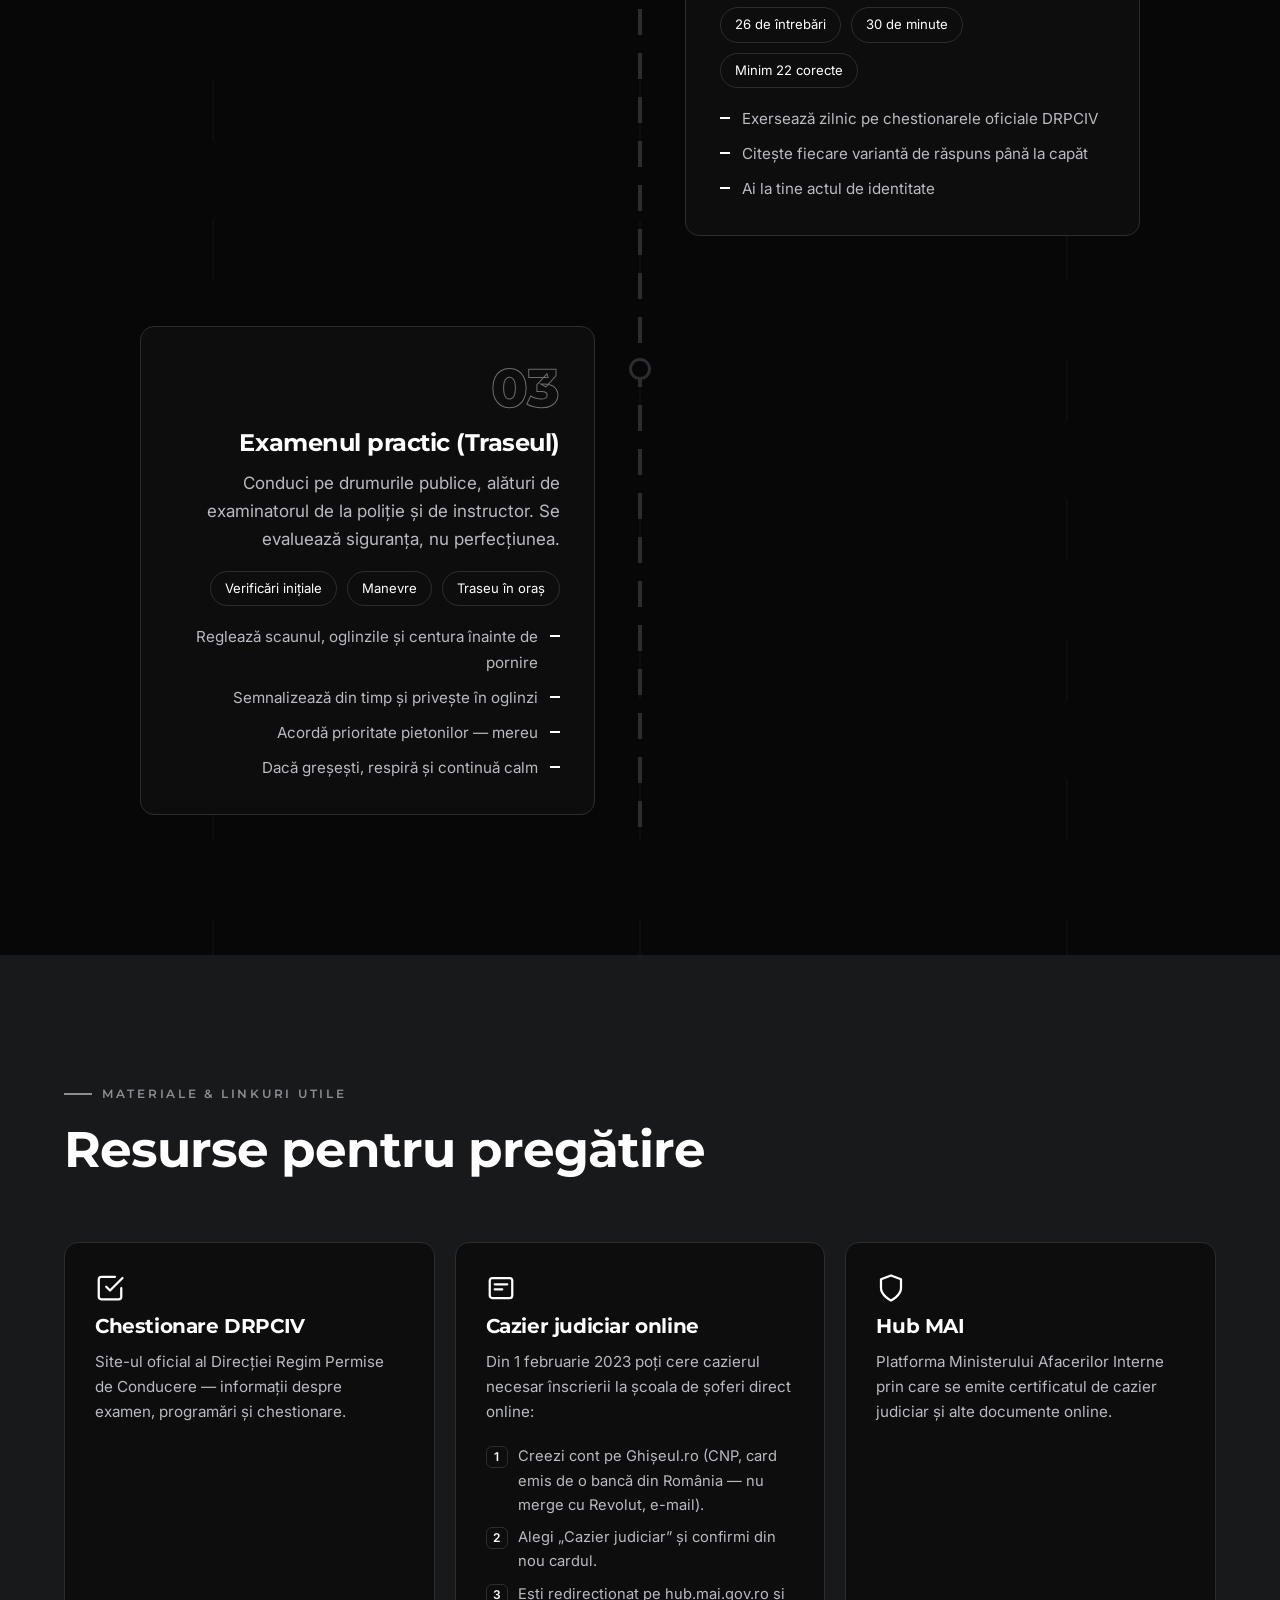
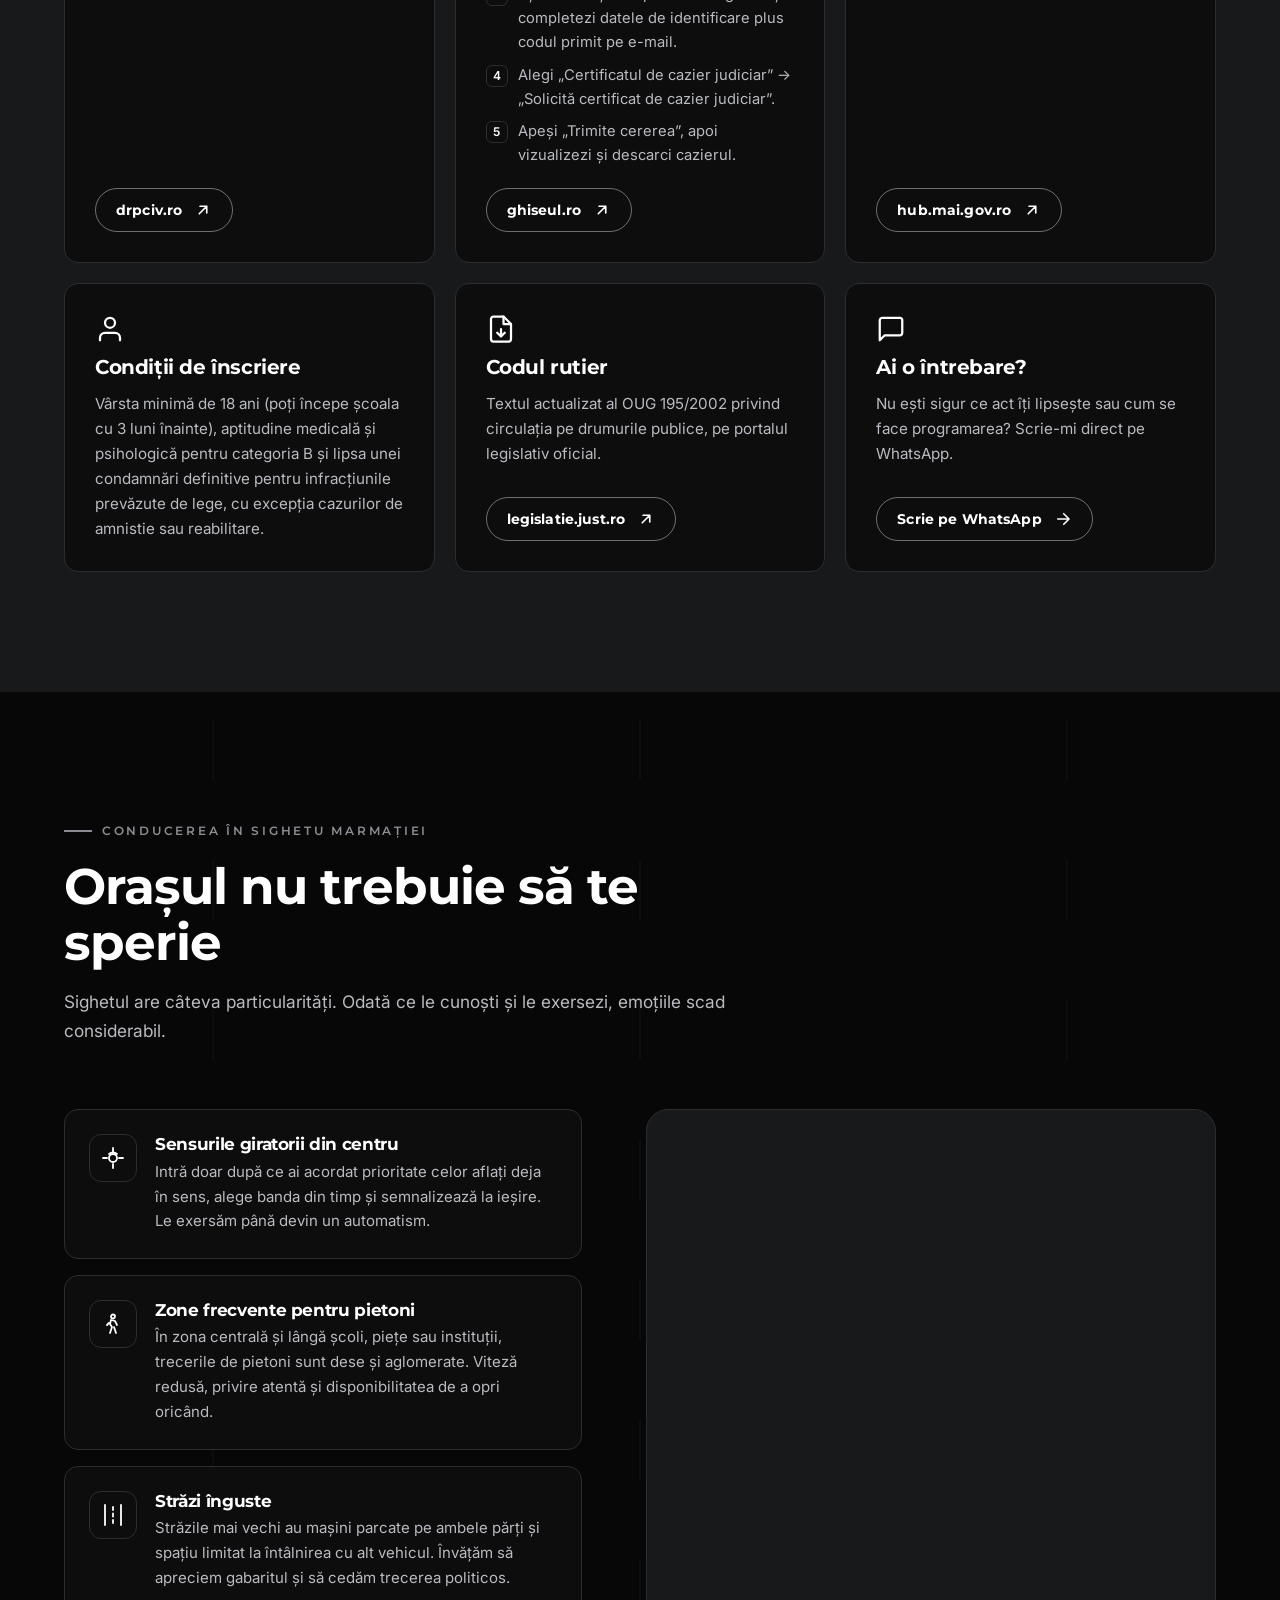
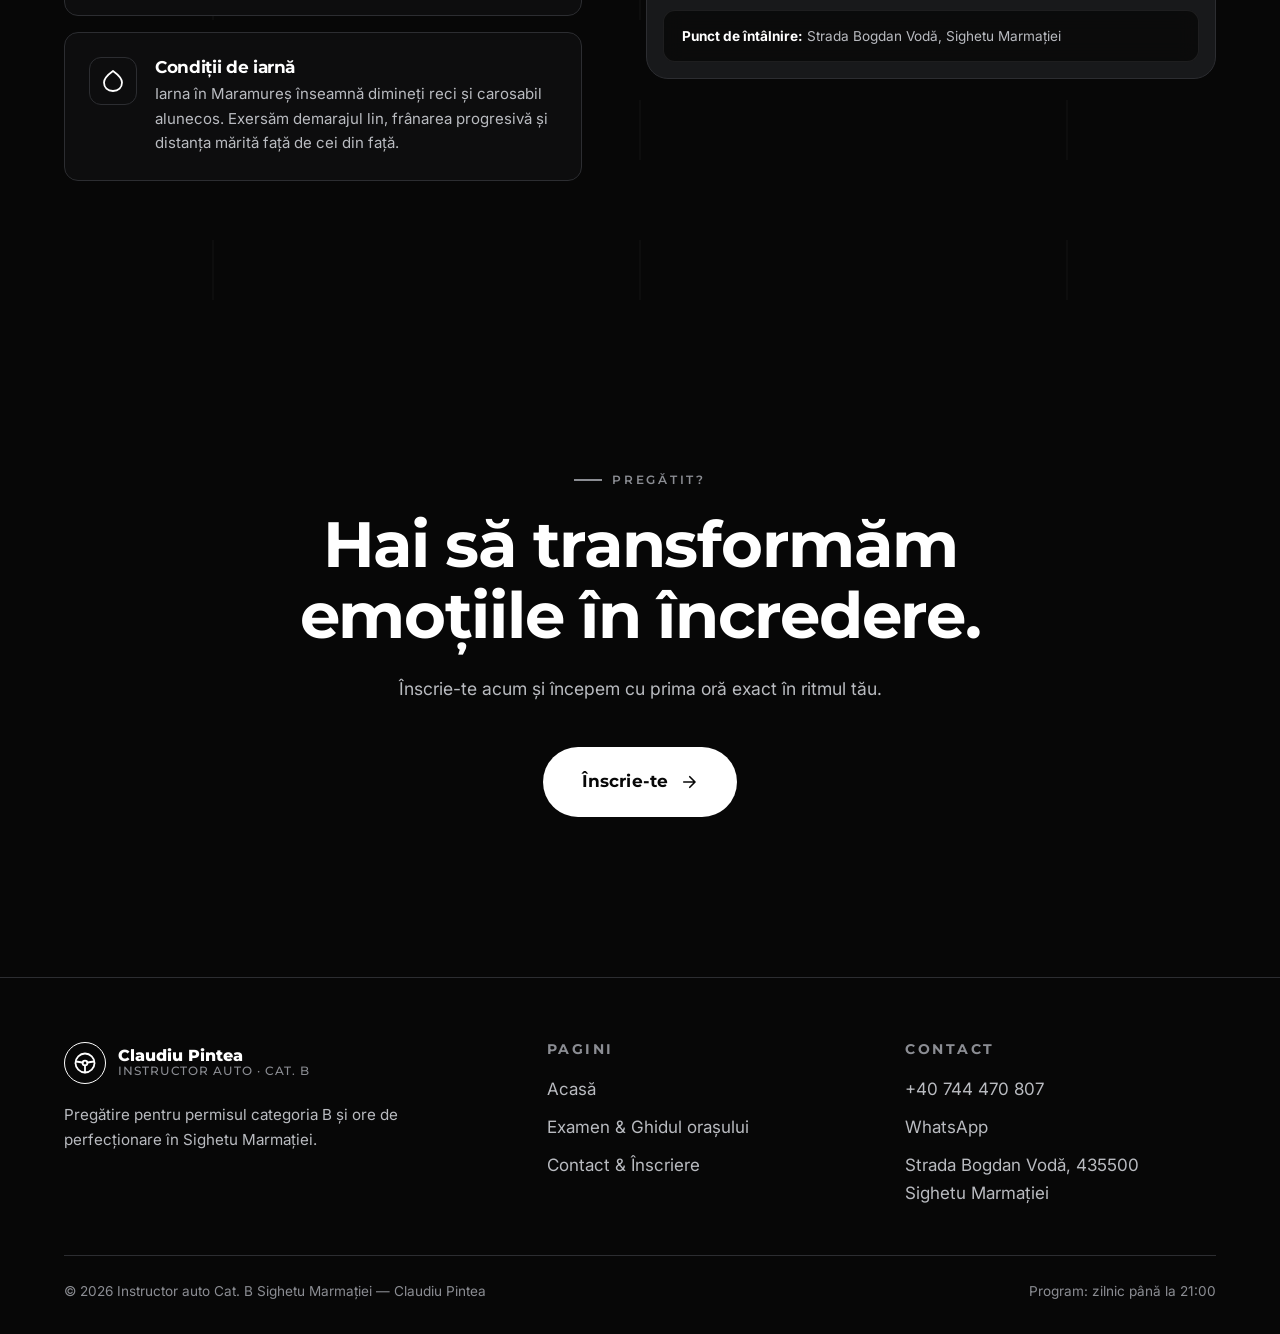
<file: examen.html>
<!DOCTYPE html>
<html lang="ro">
<head>
<meta charset="UTF-8">
<meta name="viewport" content="width=device-width, initial-scale=1.0">
<title>Examen &amp; Ghidul orașului | Instructor auto Claudiu Pintea, Sighetu Marmației</title>
<meta name="description" content="Cum se desfășoară examenul auto categoria B: dosarul, proba teoretică, proba practică, linkuri utile și sfaturi pentru condusul în Sighetu Marmației.">
<meta name="theme-color" content="#070707">
<link rel="preconnect" href="https://fonts.googleapis.com">
<link rel="preconnect" href="https://fonts.gstatic.com" crossorigin>
<link href="https://fonts.googleapis.com/css2?family=Inter:wght@400;500;600&family=Montserrat:ital,wght@0,500;0,600;0,700;0,800;1,600&display=swap" rel="stylesheet">
<link rel="stylesheet" href="css/style.css">
</head>
<body>

<div class="road-lines" aria-hidden="true"><span></span><span></span><span></span></div>

<header class="site-header">
  <div class="container">
    <a href="index.html" class="logo" aria-label="Claudiu Pintea — Instructor auto, acasă">
      <span class="logo-mark"><svg viewBox="0 0 24 24" fill="none" stroke="#fff" stroke-width="1.8" stroke-linecap="round"><circle cx="12" cy="12" r="9.5"/><circle cx="12" cy="12" r="2.4"/><path d="M2.8 10.5c3 .4 5.4.6 6.8 1.1M21.2 10.5c-3 .4-5.4.6-6.8 1.1M12 14.4v7"/></svg></span>
      <span class="logo-text">Claudiu Pintea<small>Instructor auto · Cat. B</small></span>
    </a>
    <nav class="nav" aria-label="Navigare principală">
      <a href="index.html">Acasă</a>
      <a href="index.html#despre">Despre</a>
      <a href="index.html#curs">Cursul</a>
      <a href="examen.html" class="active">Examen &amp; Ghid</a>
      <a href="contact.html" class="btn btn-primary">Înscrie-te</a>
    </nav>
    <button class="burger" aria-label="Deschide meniul" aria-expanded="false"><span></span><span></span><span></span></button>
  </div>
</header>

<main>

<section class="page-hero">
  <div class="container" data-reveal="left">
    <span class="eyebrow">Informații examen &amp; ghidul orașului</span>
    <h1>Drumul spre permis, pas cu pas</h1>
    <p>Tot ce trebuie să știi despre dosar, proba teoretică și proba practică — plus sfaturi pentru condusul pe străzile din Sighetu Marmației.</p>
  </div>
</section>

<!-- ============ TIMELINE ============ -->
<section style="padding-top:40px;">
  <div class="container">
    <div class="section-head center" data-reveal="up">
      <span class="eyebrow">Cum se desfășoară examenele</span>
      <h2>Trei etape până la permis</h2>
    </div>

    <div class="timeline">
      <div class="timeline-line" aria-hidden="true"><div class="timeline-fill"></div></div>

      <div class="t-step left">
        <span class="t-dot" aria-hidden="true"></span>
        <div class="t-card" data-reveal="left">
          <span class="num">01</span>
          <h3>Dosarul</h3>
          <p>Înainte de examene, școala de șoferi depune dosarul tău la serviciul de permise. Te ajut să ai toate actele în ordine.</p>
          <ul>
            <li>Act de identitate valabil</li>
            <li>Fișa medicală — apt pentru categoria B</li>
            <li>Avizul psihologic</li>
            <li>Certificatul de cazier judiciar (se obține online)</li>
            <li>Dovada achitării taxei de examinare</li>
            <li>Fișa de școlarizare, eliberată la finalul cursului</li>
          </ul>
        </div>
      </div>

      <div class="t-step right">
        <span class="t-dot" aria-hidden="true"></span>
        <div class="t-card" data-reveal="right">
          <span class="num">02</span>
          <h3>Examenul teoretic (Sala)</h3>
          <p>Un chestionar pe calculator, cu întrebări din legislație, prim-ajutor, mecanică și conducere preventivă.</p>
          <div class="facts">
            <span class="fact">26 de întrebări</span>
            <span class="fact">30 de minute</span>
            <span class="fact">Minim 22 corecte</span>
          </div>
          <ul>
            <li>Exersează zilnic pe chestionarele oficiale DRPCIV</li>
            <li>Citește fiecare variantă de răspuns până la capăt</li>
            <li>Ai la tine actul de identitate</li>
          </ul>
        </div>
      </div>

      <div class="t-step left">
        <span class="t-dot" aria-hidden="true"></span>
        <div class="t-card" data-reveal="left">
          <span class="num">03</span>
          <h3>Examenul practic (Traseul)</h3>
          <p>Conduci pe drumurile publice, alături de examinatorul de la poliție și de instructor. Se evaluează siguranța, nu perfecțiunea.</p>
          <div class="facts">
            <span class="fact">Verificări inițiale</span>
            <span class="fact">Manevre</span>
            <span class="fact">Traseu în oraș</span>
          </div>
          <ul>
            <li>Reglează scaunul, oglinzile și centura înainte de pornire</li>
            <li>Semnalizează din timp și privește în oglinzi</li>
            <li>Acordă prioritate pietonilor — mereu</li>
            <li>Dacă greșești, respiră și continuă calm</li>
          </ul>
        </div>
      </div>
    </div>
  </div>
</section>

<!-- ============ MATERIALE ============ -->
<section class="resources" id="materiale">
  <div class="container">
    <div class="section-head" data-reveal="left">
      <span class="eyebrow">Materiale &amp; linkuri utile</span>
      <h2>Resurse pentru pregătire</h2>
    </div>
    <div class="res-grid">
      <article class="res" data-reveal="up" style="--d:0s">
        <svg class="ico" viewBox="0 0 24 24" fill="none" stroke-width="1.8" stroke-linecap="round" stroke-linejoin="round"><path d="M9 11l3 3L22 4"/><path d="M21 12v7a2 2 0 0 1-2 2H5a2 2 0 0 1-2-2V5a2 2 0 0 1 2-2h11"/></svg>
        <h3>Chestionare DRPCIV</h3>
        <p>Site-ul oficial al Direcției Regim Permise de Conducere — informații despre examen, programări și chestionare.</p>
        <a class="btn btn-outline" href="https://www.drpciv.ro" target="_blank" rel="noopener">drpciv.ro
          <svg class="arrow" viewBox="0 0 24 24" fill="none" stroke="currentColor" stroke-width="2.2" stroke-linecap="round" stroke-linejoin="round"><path d="M7 17 17 7M8 7h9v9"/></svg>
        </a>
      </article>
      <article class="res" data-reveal="up" style="--d:.1s">
        <svg class="ico" viewBox="0 0 24 24" fill="none" stroke-width="1.8" stroke-linecap="round" stroke-linejoin="round"><rect x="3" y="4" width="18" height="16" rx="2"/><path d="M7 9h10M7 13h6"/></svg>
        <h3>Cazier judiciar online</h3>
        <p>Din 1 februarie 2023 poți cere cazierul necesar înscrierii la școala de șoferi direct online:</p>
        <ol class="steps-list">
          <li>Creezi cont pe Ghișeul.ro (CNP, card emis de o bancă din România — nu merge cu Revolut, e-mail).</li>
          <li>Alegi „Cazier judiciar” și confirmi din nou cardul.</li>
          <li>Ești redirecționat pe hub.mai.gov.ro și completezi datele de identificare plus codul primit pe e-mail.</li>
          <li>Alegi „Certificatul de cazier judiciar” → „Solicită certificat de cazier judiciar”.</li>
          <li>Apeși „Trimite cererea”, apoi vizualizezi și descarci cazierul.</li>
        </ol>
        <a class="btn btn-outline" href="https://www.ghiseul.ro" target="_blank" rel="noopener">ghiseul.ro
          <svg class="arrow" viewBox="0 0 24 24" fill="none" stroke="currentColor" stroke-width="2.2" stroke-linecap="round" stroke-linejoin="round"><path d="M7 17 17 7M8 7h9v9"/></svg>
        </a>
      </article>
      <article class="res" data-reveal="up" style="--d:.2s">
        <svg class="ico" viewBox="0 0 24 24" fill="none" stroke-width="1.8" stroke-linecap="round" stroke-linejoin="round"><path d="M12 22s8-4 8-10V5l-8-3-8 3v7c0 6 8 10 8 10z"/></svg>
        <h3>Hub MAI</h3>
        <p>Platforma Ministerului Afacerilor Interne prin care se emite certificatul de cazier judiciar și alte documente online.</p>
        <a class="btn btn-outline" href="https://hub.mai.gov.ro" target="_blank" rel="noopener">hub.mai.gov.ro
          <svg class="arrow" viewBox="0 0 24 24" fill="none" stroke="currentColor" stroke-width="2.2" stroke-linecap="round" stroke-linejoin="round"><path d="M7 17 17 7M8 7h9v9"/></svg>
        </a>
      </article>
      <article class="res" data-reveal="up" style="--d:0s">
        <svg class="ico" viewBox="0 0 24 24" fill="none" stroke-width="1.8" stroke-linecap="round" stroke-linejoin="round"><path d="M20 21v-2a4 4 0 0 0-4-4H8a4 4 0 0 0-4 4v2"/><circle cx="12" cy="7" r="4"/></svg>
        <h3>Condiții de înscriere</h3>
        <p>Vârsta minimă de 18 ani (poți începe școala cu 3 luni înainte), aptitudine medicală și psihologică pentru categoria B și lipsa unei condamnări definitive pentru infracțiunile prevăzute de lege, cu excepția cazurilor de amnistie sau reabilitare.</p>
      </article>
      <article class="res" data-reveal="up" style="--d:.1s">
        <svg class="ico" viewBox="0 0 24 24" fill="none" stroke-width="1.8" stroke-linecap="round" stroke-linejoin="round"><path d="M14 2H6a2 2 0 0 0-2 2v16a2 2 0 0 0 2 2h12a2 2 0 0 0 2-2V8z"/><path d="M14 2v6h6M12 18v-6M9 15l3 3 3-3"/></svg>
        <h3>Codul rutier</h3>
        <p>Textul actualizat al OUG 195/2002 privind circulația pe drumurile publice, pe portalul legislativ oficial.</p>
        <a class="btn btn-outline" href="https://legislatie.just.ro" target="_blank" rel="noopener">legislatie.just.ro
          <svg class="arrow" viewBox="0 0 24 24" fill="none" stroke="currentColor" stroke-width="2.2" stroke-linecap="round" stroke-linejoin="round"><path d="M7 17 17 7M8 7h9v9"/></svg>
        </a>
      </article>
      <article class="res" data-reveal="up" style="--d:.2s">
        <svg class="ico" viewBox="0 0 24 24" fill="none" stroke-width="1.8" stroke-linecap="round" stroke-linejoin="round"><path d="M21 15a2 2 0 0 1-2 2H7l-4 4V5a2 2 0 0 1 2-2h14a2 2 0 0 1 2 2z"/></svg>
        <h3>Ai o întrebare?</h3>
        <p>Nu ești sigur ce act îți lipsește sau cum se face programarea? Scrie-mi direct pe WhatsApp.</p>
        <a class="btn btn-outline" href="https://wa.me/40744470807" target="_blank" rel="noopener">Scrie pe WhatsApp
          <svg class="arrow" viewBox="0 0 24 24" fill="none" stroke="currentColor" stroke-width="2.2" stroke-linecap="round" stroke-linejoin="round"><path d="M5 12h14M13 5l7 7-7 7"/></svg>
        </a>
      </article>
    </div>
  </div>
</section>

<!-- ============ GHIDUL ORAȘULUI ============ -->
<section id="sighet">
  <div class="container">
    <div class="section-head" data-reveal="left">
      <span class="eyebrow">Conducerea în Sighetu Marmației</span>
      <h2>Orașul nu trebuie să te sperie</h2>
      <p>Sighetul are câteva particularități. Odată ce le cunoști și le exersezi, emoțiile scad considerabil.</p>
    </div>
    <div class="city-grid">
      <div class="tips">
        <div class="tip" data-reveal="left">
          <span class="icon"><svg viewBox="0 0 24 24" fill="none" stroke-width="1.8" stroke-linecap="round" stroke-linejoin="round"><circle cx="12" cy="12" r="4"/><path d="M12 2v4M12 18v4M2 12h4M18 12h4"/><path d="M16 8a6 6 0 0 0-8 0" /></svg></span>
          <div>
            <h3>Sensurile giratorii din centru</h3>
            <p>Intră doar după ce ai acordat prioritate celor aflați deja în sens, alege banda din timp și semnalizează la ieșire. Le exersăm până devin un automatism.</p>
          </div>
        </div>
        <div class="tip" data-reveal="left" style="--d:.1s">
          <span class="icon"><svg viewBox="0 0 24 24" fill="none" stroke-width="1.8" stroke-linecap="round" stroke-linejoin="round"><circle cx="12" cy="4.5" r="2"/><path d="m9 21 2-6-2-3 1-4 4 1 2 4M13 15l2 6M8 11l-2 2"/></svg></span>
          <div>
            <h3>Zone frecvente pentru pietoni</h3>
            <p>În zona centrală și lângă școli, piețe sau instituții, trecerile de pietoni sunt dese și aglomerate. Viteză redusă, privire atentă și disponibilitatea de a opri oricând.</p>
          </div>
        </div>
        <div class="tip" data-reveal="left" style="--d:.2s">
          <span class="icon"><svg viewBox="0 0 24 24" fill="none" stroke-width="1.8" stroke-linecap="round" stroke-linejoin="round"><path d="M4 2v20M20 2v20M12 4v3M12 10.5v3M12 17v3"/></svg></span>
          <div>
            <h3>Străzi înguste</h3>
            <p>Străzile mai vechi au mașini parcate pe ambele părți și spațiu limitat la întâlnirea cu alt vehicul. Învățăm să apreciem gabaritul și să cedăm trecerea politicos.</p>
          </div>
        </div>
        <div class="tip" data-reveal="left" style="--d:.3s">
          <span class="icon"><svg viewBox="0 0 24 24" fill="none" stroke-width="1.8" stroke-linecap="round" stroke-linejoin="round"><path d="M12 22c5.5 0 9-3.5 9-8.5S12 2 12 2 3 8.5 3 13.5 6.5 22 12 22z"/></svg></span>
          <div>
            <h3>Condiții de iarnă</h3>
            <p>Iarna în Maramureș înseamnă dimineți reci și carosabil alunecos. Exersăm demarajul lin, frânarea progresivă și distanța mărită față de cei din față.</p>
          </div>
        </div>
      </div>
      <div class="map-frame" data-reveal="right">
        <iframe title="Hartă Sighetu Marmației — Strada Bogdan Vodă" loading="lazy" referrerpolicy="no-referrer-when-downgrade"
          src="https://maps.google.com/maps?q=Strada%20Bogdan%20Vod%C4%83%2C%20Sighetu%20Marma%C8%9Biei&z=15&output=embed"></iframe>
        <div class="map-caption"><strong>Punct de întâlnire:</strong> Strada Bogdan Vodă, Sighetu Marmației</div>
      </div>
    </div>
  </div>
</section>

<section class="final-cta">
  <div class="container" data-reveal="up">
    <span class="eyebrow">Pregătit?</span>
    <h2>Hai să transformăm emoțiile în încredere.</h2>
    <p>Înscrie-te acum și începem cu prima oră exact în ritmul tău.</p>
    <a href="contact.html" class="btn btn-primary btn-lg">Înscrie-te
      <svg class="arrow" viewBox="0 0 24 24" fill="none" stroke="currentColor" stroke-width="2.2" stroke-linecap="round" stroke-linejoin="round"><path d="M5 12h14M13 5l7 7-7 7"/></svg>
    </a>
  </div>
</section>

</main>

<footer class="site-footer">
  <div class="container">
    <div class="footer-grid">
      <div>
        <a href="index.html" class="logo">
          <span class="logo-mark"><svg viewBox="0 0 24 24" fill="none" stroke="#fff" stroke-width="1.8" stroke-linecap="round"><circle cx="12" cy="12" r="9.5"/><circle cx="12" cy="12" r="2.4"/><path d="M2.8 10.5c3 .4 5.4.6 6.8 1.1M21.2 10.5c-3 .4-5.4.6-6.8 1.1M12 14.4v7"/></svg></span>
          <span class="logo-text">Claudiu Pintea<small>Instructor auto · Cat. B</small></span>
        </a>
        <p style="margin-top:18px;max-width:340px;font-size:.95rem;">Pregătire pentru permisul categoria B și ore de perfecționare în Sighetu Marmației.</p>
      </div>
      <div>
        <h4>Pagini</h4>
        <ul>
          <li><a href="index.html">Acasă</a></li>
          <li><a href="examen.html">Examen &amp; Ghidul orașului</a></li>
          <li><a href="contact.html">Contact &amp; Înscriere</a></li>
        </ul>
      </div>
      <div>
        <h4>Contact</h4>
        <ul>
          <li><a href="tel:+40744470807">+40 744 470 807</a></li>
          <li><a href="https://wa.me/40744470807" target="_blank" rel="noopener">WhatsApp</a></li>
          <li>Strada Bogdan Vodă, 435500<br>Sighetu Marmației</li>
        </ul>
      </div>
    </div>
    <div class="footer-bottom">
      <span>© <span data-year>2026</span> Instructor auto Cat. B Sighetu Marmației — Claudiu Pintea</span>
      <span>Program: zilnic până la 21:00</span>
    </div>
  </div>
</footer>

<script src="js/main.js"></script>
</body>
</html>
</file>
<file: css/style.css>
/* ==========================================================================
   Instructor auto Cat.B Sighetu Marmației — Claudiu Pintea
   Paletă monocromatică: negru, gri antracit, alb pur
   ========================================================================== */

:root {
  --black: #070707;
  --black-2: #0d0d0e;
  --anthracite: #18191b;
  --anthracite-2: #222326;
  --line: #2c2d31;
  --line-soft: rgba(255, 255, 255, .08);
  --grey: #8b8d93;
  --grey-light: #b9bbc0;
  --white: #ffffff;
  --gold: #f5c542;

  --radius: 14px;
  --radius-sm: 10px;
  --ease-drive: cubic-bezier(.22, .9, .24, 1);
  --ease-accel: cubic-bezier(.65, 0, .35, 1);

  --font-title: "Montserrat", system-ui, sans-serif;
  --font-body: "Inter", system-ui, sans-serif;
  --container: 1200px;
  --header-h: 76px;
}

*, *::before, *::after { box-sizing: border-box; }
html { scroll-behavior: smooth; -webkit-text-size-adjust: 100%; }
body {
  margin: 0;
  background: var(--black);
  color: var(--grey-light);
  font-family: var(--font-body);
  font-size: 17px;
  line-height: 1.65;
  overflow-x: hidden;
  -webkit-font-smoothing: antialiased;
}
img { max-width: 100%; display: block; }
a { color: inherit; }
h1, h2, h3, h4 {
  font-family: var(--font-title);
  color: var(--white);
  margin: 0;
  line-height: 1.12;
  letter-spacing: -.02em;
}
h1 { font-size: clamp(2.6rem, 6vw, 4.8rem); font-weight: 800; }
h2 { font-size: clamp(2rem, 4vw, 3.1rem); font-weight: 700; }
h3 { font-size: 1.25rem; font-weight: 700; }
p { margin: 0; }
::selection { background: var(--white); color: var(--black); }

.container { width: 100%; max-width: var(--container); margin: 0 auto; padding: 0 24px; }
section { position: relative; padding: 120px 0; }
.eyebrow {
  display: inline-flex; align-items: center; gap: 10px;
  font-family: var(--font-title); font-size: .78rem; font-weight: 600;
  letter-spacing: .22em; text-transform: uppercase; color: var(--grey);
  margin-bottom: 18px;
}
.eyebrow::before { content: ""; width: 28px; height: 2px; background: currentColor; }
.section-head { max-width: 720px; margin-bottom: 64px; }
.section-head p { margin-top: 18px; font-size: 1.08rem; }
.section-head.center { margin-left: auto; margin-right: auto; text-align: center; }
.section-head.center .eyebrow::before { display: none; }
.muted { color: var(--grey); }

/* Page transition: fade-in with acceleration easing */
body { animation: pageIn .9s var(--ease-accel) both; }
@keyframes pageIn { from { opacity: 0; transform: translateY(14px); } to { opacity: 1; transform: none; } }
body.leaving { opacity: 0; transform: translateY(-10px); transition: opacity .35s var(--ease-accel), transform .35s var(--ease-accel); }

/* Road markings in background (move vertically) */
.road-lines {
  position: fixed; inset: 0; pointer-events: none; z-index: 0; opacity: .5;
  display: flex; justify-content: space-around;
}
.road-lines span {
  width: 2px; height: 100%;
  background: repeating-linear-gradient(to bottom, rgba(255,255,255,.05) 0 60px, transparent 60px 140px);
  background-size: 2px 140px;
  animation: roadMove 3.2s linear infinite;
}
.road-lines span:nth-child(2) { animation-duration: 4.4s; }
.road-lines span:nth-child(3) { animation-duration: 3.8s; }
@keyframes roadMove { to { background-position: 0 140px; } }
main, footer { position: relative; z-index: 1; }

/* ---------- Buttons ---------- */
.btn {
  --pad: 16px 28px;
  display: inline-flex; align-items: center; gap: 12px;
  padding: var(--pad); border-radius: 999px;
  font-family: var(--font-title); font-weight: 700; font-size: .95rem; letter-spacing: .01em;
  text-decoration: none; cursor: pointer; border: 1.5px solid transparent;
  transition: box-shadow .4s var(--ease-drive), transform .4s var(--ease-drive), background .3s, color .3s, border-color .3s;
}
.btn .arrow { width: 18px; height: 18px; transition: transform .45s var(--ease-drive); }
.btn:hover .arrow { transform: translateX(6px); }
.btn-primary { background: var(--white); color: var(--black); }
.btn-primary:hover {
  box-shadow: 0 0 0 4px rgba(255,255,255,.08), 0 0 40px rgba(255,255,255,.35);
  transform: translateY(-2px);
}
.btn-outline { border-color: rgba(255,255,255,.4); color: var(--white); background: transparent; }
.btn-outline:hover { border-color: var(--white); background: rgba(255,255,255,.06); }
.btn-lg { --pad: 20px 38px; font-size: 1.05rem; }

/* ---------- Header ---------- */
.site-header {
  position: fixed; top: 0; left: 0; right: 0; z-index: 50; height: var(--header-h);
  display: flex; align-items: center;
  transition: background .4s, border-color .4s, backdrop-filter .4s;
  border-bottom: 1px solid transparent;
}
.site-header.scrolled {
  background: rgba(7,7,7,.78); backdrop-filter: blur(14px); -webkit-backdrop-filter: blur(14px);
  border-color: var(--line-soft);
}
.site-header .container { display: flex; align-items: center; justify-content: space-between; gap: 24px; }
.logo { display: flex; align-items: center; gap: 12px; text-decoration: none; color: var(--white); }
.logo-mark {
  width: 42px; height: 42px; border-radius: 50%; border: 1.5px solid var(--white);
  display: grid; place-items: center; flex-shrink: 0;
}
.logo-mark svg { width: 24px; height: 24px; }
.logo-text { font-family: var(--font-title); font-weight: 800; font-size: 1.02rem; line-height: 1.1; }
.logo-text small { display: block; font-weight: 500; font-size: .72rem; color: var(--grey); letter-spacing: .08em; text-transform: uppercase; }
.nav { display: flex; align-items: center; gap: 34px; }
.nav a:not(.btn) {
  position: relative; text-decoration: none; font-family: var(--font-title); font-weight: 600;
  font-size: .9rem; color: var(--grey-light); transition: color .3s;
}
.nav a:not(.btn)::after {
  content: ""; position: absolute; left: 0; right: 0; bottom: -6px; height: 2px; background: var(--white);
  transform: scaleX(0); transition: transform .4s var(--ease-drive);
}
.nav a:not(.btn):hover, .nav a.active { color: var(--white); }
.nav a:not(.btn):hover::after, .nav a.active::after { transform: scaleX(1); }
.nav .btn { --pad: 11px 22px; font-size: .85rem; }
.burger { display: none; background: none; border: 0; width: 44px; height: 44px; cursor: pointer; padding: 10px; }
.burger span { display: block; height: 2px; background: var(--white); margin: 5px 0; transition: transform .35s var(--ease-drive), opacity .3s; }
.burger.open span:nth-child(1) { transform: translateY(7px) rotate(45deg); }
.burger.open span:nth-child(2) { opacity: 0; }
.burger.open span:nth-child(3) { transform: translateY(-7px) rotate(-45deg); }

/* ---------- Scroll reveal ---------- */
[data-reveal] { opacity: 0; transition: opacity 1s var(--ease-drive), transform 1.1s var(--ease-drive); transition-delay: var(--d, 0s); }
[data-reveal="left"] { transform: translateX(-80px); }
[data-reveal="right"] { transform: translateX(80px); }
[data-reveal="up"] { transform: translateY(50px); }
[data-reveal].in { opacity: 1; transform: none; }

/* ---------- Hero ---------- */
.hero { min-height: 100vh; display: flex; align-items: center; padding: calc(var(--header-h) + 50px) 0 80px; overflow: hidden; }
.hero-grid { display: grid; grid-template-columns: 1fr 1fr; gap: 64px; align-items: center; }
.hero h1 span { display: block; color: transparent; -webkit-text-stroke: 1.5px var(--white); }
.hero .lead { margin-top: 26px; font-size: 1.15rem; max-width: 500px; }
.hero-actions { margin-top: 40px; display: flex; flex-wrap: wrap; gap: 16px; align-items: center; }
.hero-meta { margin-top: 48px; display: flex; gap: 40px; flex-wrap: wrap; }
.hero-meta div strong { display: block; font-family: var(--font-title); color: var(--white); font-size: 1.9rem; font-weight: 800; }
.hero-meta div span { font-size: .85rem; color: var(--grey); }
.hero-visual { position: relative; }
.hero-media {
  position: relative; border-radius: 22px; overflow: hidden; aspect-ratio: 4 / 5;
  border: 1px solid var(--line); background: var(--anthracite);
}
.hero-media img, .hero-media video { width: 100%; height: 100%; object-fit: cover; filter: grayscale(1) contrast(1.08) brightness(.9); }
.hero-media::after { content: ""; position: absolute; inset: 0; background: linear-gradient(180deg, transparent 55%, rgba(7,7,7,.75)); }
.rating-badge {
  position: absolute; left: -28px; bottom: 40px; z-index: 2;
  display: flex; align-items: center; gap: 14px; padding: 16px 22px; border-radius: 18px;
  background: rgba(255,255,255,.1); border: 1px solid rgba(255,255,255,.22);
  backdrop-filter: blur(18px) saturate(140%); -webkit-backdrop-filter: blur(18px) saturate(140%);
  box-shadow: 0 20px 50px rgba(0,0,0,.45);
  animation: pulse 3.2s ease-in-out infinite;
  text-decoration: none;
}
@keyframes pulse {
  0%, 100% { transform: scale(1); box-shadow: 0 20px 50px rgba(0,0,0,.45), 0 0 0 0 rgba(255,255,255,.18); }
  50% { transform: scale(1.035); box-shadow: 0 20px 50px rgba(0,0,0,.45), 0 0 0 10px rgba(255,255,255,0); }
}
.rating-badge .g { width: 36px; height: 36px; background: var(--white); border-radius: 50%; display: grid; place-items: center; }
.rating-badge .g svg { width: 20px; height: 20px; }
.rating-badge .score { font-family: var(--font-title); font-weight: 800; color: var(--white); font-size: 1.6rem; line-height: 1; }
.stars { display: flex; gap: 2px; color: var(--gold); }
.stars svg { width: 15px; height: 15px; fill: currentColor; }
.rating-badge small { display: block; font-size: .75rem; color: var(--grey-light); margin-top: 3px; }

/* ---------- Quote (text reveal) ---------- */
.quote-section { background: var(--anthracite); padding: 160px 0; }
.quote {
  font-family: var(--font-title); font-style: italic; font-weight: 600;
  font-size: clamp(1.7rem, 3.6vw, 3rem); line-height: 1.3; text-align: center;
  max-width: 1000px; margin: 0 auto; letter-spacing: -.01em;
}
.quote .w { color: rgba(255,255,255,.14); transition: color .35s, text-shadow .35s; }
.quote .w.lit { color: var(--white); text-shadow: 0 0 24px rgba(255,255,255,.25); }
.quote-author { text-align: center; margin-top: 36px; font-size: .85rem; letter-spacing: .2em; text-transform: uppercase; color: var(--grey); }

/* ---------- About ---------- */
.about-grid { display: grid; grid-template-columns: 1fr 1.05fr; gap: 80px; align-items: center; }
.parallax-frame { position: relative; border-radius: 22px; overflow: hidden; aspect-ratio: 4 / 5; border: 1px solid var(--line); }
.parallax-frame img { width: 100%; height: 120%; object-fit: cover; filter: grayscale(1) contrast(1.1); will-change: transform; }
.about-text p + p { margin-top: 18px; }
.about-text h2 { margin-bottom: 26px; }
.pillars { margin-top: 36px; display: grid; grid-template-columns: repeat(3, 1fr); gap: 16px; }
.pillar { padding: 18px; border: 1px solid var(--line); border-radius: var(--radius-sm); }
.pillar svg { width: 26px; height: 26px; stroke: var(--white); margin-bottom: 10px; }
.pillar strong { display: block; color: var(--white); font-family: var(--font-title); font-size: .95rem; }
.pillar span { font-size: .85rem; color: var(--grey); }

/* ---------- Course cards ---------- */
.cards { display: grid; grid-template-columns: repeat(4, 1fr); gap: 20px; }
.card {
  position: relative; background: var(--black-2); border: 1px solid var(--line); border-radius: var(--radius);
  padding: 34px 28px; transition: transform .5s var(--ease-drive), border-color .4s, box-shadow .5s;
}
.card:hover { transform: translateY(-8px); border-color: var(--white); box-shadow: 0 24px 60px rgba(0,0,0,.6), 0 0 30px rgba(255,255,255,.06); }
.card .num { font-family: var(--font-title); font-weight: 800; font-size: .8rem; color: var(--grey); letter-spacing: .2em; }
.card .icon { width: 54px; height: 54px; border-radius: 14px; border: 1px solid var(--line); display: grid; place-items: center; margin: 22px 0; transition: border-color .4s, background .4s; }
.card:hover .icon { border-color: var(--white); background: var(--white); }
.card .icon svg { width: 26px; height: 26px; stroke: var(--white); transition: stroke .4s; }
.card:hover .icon svg { stroke: var(--black); }
.card p { margin-top: 12px; font-size: .95rem; }
.card .tag { margin-top: 20px; display: inline-block; font-size: .78rem; color: var(--white); border: 1px solid var(--line); border-radius: 999px; padding: 4px 12px; }

/* ---------- FAQ ---------- */
.faq { max-width: 860px; margin: 0 auto; border-top: 1px solid var(--line); }
.faq-item { border-bottom: 1px solid var(--line); }
.faq-q {
  width: 100%; display: flex; justify-content: space-between; align-items: center; gap: 24px;
  background: none; border: 0; padding: 28px 0; cursor: pointer; text-align: left;
  color: var(--white); font-family: var(--font-title); font-weight: 600; font-size: 1.1rem;
}
.faq-icon { position: relative; width: 22px; height: 22px; flex-shrink: 0; transition: transform .5s var(--ease-drive); }
.faq-icon::before, .faq-icon::after { content: ""; position: absolute; left: 50%; top: 50%; width: 18px; height: 2px; background: var(--white); transform: translate(-50%, -50%); transition: transform .5s var(--ease-drive); }
.faq-icon::after { transform: translate(-50%, -50%) rotate(90deg); }
.faq-item.open .faq-icon { transform: rotate(180deg); }
.faq-item.open .faq-icon::after { transform: translate(-50%, -50%) rotate(0deg); }
.faq-a { display: grid; grid-template-rows: 0fr; transition: grid-template-rows .55s var(--ease-drive); }
.faq-a > div { overflow: hidden; }
.faq-a p { padding: 0 48px 28px 0; }
.faq-item.open .faq-a { grid-template-rows: 1fr; }

/* ---------- Reviews marquee ---------- */
.reviews { background: var(--anthracite); overflow: hidden; }
.marquee { position: relative; overflow: hidden; -webkit-mask-image: linear-gradient(90deg, transparent, #000 8%, #000 92%, transparent); mask-image: linear-gradient(90deg, transparent, #000 8%, #000 92%, transparent); }
.marquee-track { display: flex; gap: 22px; width: max-content; animation: marquee 70s linear infinite; padding: 10px 0; }
.marquee:hover .marquee-track { animation-play-state: paused; }
@keyframes marquee { to { transform: translateX(calc(-50% - 11px)); } }
.review {
  width: 380px; flex-shrink: 0; background: var(--black-2); border: 1px solid var(--line); border-radius: var(--radius);
  padding: 28px; display: flex; flex-direction: column; gap: 16px; transition: border-color .3s;
}
.review:hover { border-color: rgba(255,255,255,.45); }
.review-top { display: flex; align-items: center; justify-content: space-between; }
.review p { font-size: .98rem; color: var(--grey-light); }
.review mark { background: none; color: var(--white); font-weight: 600; }
.review-author { display: flex; align-items: center; gap: 12px; margin-top: auto; }
.avatar { width: 40px; height: 40px; border-radius: 50%; background: var(--anthracite-2); border: 1px solid var(--line); display: grid; place-items: center; color: var(--white); font-family: var(--font-title); font-weight: 700; font-size: .9rem; }
.review-author strong { display: block; color: var(--white); font-size: .95rem; }
.review-author span { font-size: .8rem; color: var(--grey); }
.g-mini { width: 20px; height: 20px; }
.reviews-cta { margin-top: 48px; text-align: center; }

/* ---------- Final CTA ---------- */
.final-cta { background: var(--black); padding: 160px 0; text-align: center; overflow: hidden; }
.intersection { position: absolute; inset: 0; width: 100%; height: 100%; opacity: .09; pointer-events: none; }
.final-cta h2 { font-size: clamp(2.2rem, 5vw, 4rem); max-width: 900px; margin: 0 auto; }
.final-cta p { margin: 22px auto 44px; max-width: 560px; font-size: 1.1rem; }

/* ---------- Footer ---------- */
.site-footer { border-top: 1px solid var(--line); padding: 64px 0 32px; background: var(--black); }
.footer-grid { display: grid; grid-template-columns: 1.4fr 1fr 1fr; gap: 48px; }
.site-footer h4 { font-size: .85rem; letter-spacing: .18em; text-transform: uppercase; color: var(--grey); margin-bottom: 18px; }
.site-footer ul { list-style: none; margin: 0; padding: 0; display: grid; gap: 10px; }
.site-footer a { text-decoration: none; transition: color .3s; }
.site-footer a:hover { color: var(--white); }
.footer-bottom { margin-top: 48px; padding-top: 24px; border-top: 1px solid var(--line); display: flex; justify-content: space-between; flex-wrap: wrap; gap: 12px; font-size: .85rem; color: var(--grey); }

/* ---------- Page hero (inner pages) ---------- */
.page-hero { padding: calc(var(--header-h) + 110px) 0 80px; }
.page-hero p { margin-top: 24px; max-width: 640px; font-size: 1.12rem; }

/* ---------- Timeline ---------- */
.timeline { position: relative; max-width: 1000px; margin: 0 auto; padding: 20px 0; }
.timeline-line { position: absolute; left: 50%; top: 0; bottom: 0; width: 4px; transform: translateX(-50%); background: repeating-linear-gradient(to bottom, var(--line) 0 26px, transparent 26px 44px); border-radius: 4px; }
.timeline-fill { position: absolute; left: 0; top: 0; width: 100%; height: 0; background: var(--white); border-radius: 4px; box-shadow: 0 0 18px rgba(255,255,255,.5); }
.t-step { position: relative; display: grid; grid-template-columns: 1fr 1fr; gap: 90px; margin-bottom: 90px; }
.t-step:last-child { margin-bottom: 0; }
.t-step .t-card { grid-column: 1; text-align: right; }
.t-step.right .t-card { grid-column: 2; text-align: left; }
.t-dot { position: absolute; left: 50%; top: 32px; width: 22px; height: 22px; transform: translateX(-50%); border-radius: 50%; background: var(--black); border: 3px solid var(--line); transition: border-color .4s, box-shadow .4s, background .4s; z-index: 1; }
.t-step.active .t-dot { border-color: var(--white); background: var(--white); box-shadow: 0 0 0 6px rgba(255,255,255,.12), 0 0 24px rgba(255,255,255,.5); }
.t-card { background: var(--black-2); border: 1px solid var(--line); border-radius: var(--radius); padding: 34px; transition: border-color .5s; }
.t-step.active .t-card { border-color: rgba(255,255,255,.35); }
.t-card .num { font-family: var(--font-title); font-weight: 800; font-size: 3.4rem; color: transparent; -webkit-text-stroke: 1px rgba(255,255,255,.4); line-height: 1; }
.t-card h3 { font-size: 1.5rem; margin: 14px 0 12px; }
.t-card ul { list-style: none; margin: 18px 0 0; padding: 0; display: grid; gap: 10px; }
.t-card li { font-size: .95rem; padding-left: 22px; position: relative; }
.t-step.left .t-card li { padding-left: 0; padding-right: 22px; }
.t-card li::before { content: ""; position: absolute; left: 0; top: 11px; width: 10px; height: 2px; background: var(--white); }
.t-step.left .t-card li::before { left: auto; right: 0; }
.facts { display: flex; flex-wrap: wrap; gap: 10px; margin-top: 18px; }
.t-step.left .facts { justify-content: flex-end; }
.fact { border: 1px solid var(--line); border-radius: 999px; padding: 6px 14px; font-size: .82rem; color: var(--white); }

/* ---------- Resources ---------- */
.resources { background: var(--anthracite); }
.res-grid { display: grid; grid-template-columns: repeat(3, 1fr); gap: 20px; }
.res { border: 1px solid var(--line); border-radius: var(--radius); padding: 30px; background: var(--black-2); display: flex; flex-direction: column; gap: 12px; }
.res svg.ico { width: 30px; height: 30px; stroke: var(--white); }
.res p { font-size: .95rem; flex: 1; }
.res .btn { align-self: flex-start; --pad: 10px 20px; font-size: .85rem; margin-top: 8px; }
.steps-list { counter-reset: s; list-style: none; padding: 0; margin: 8px 0 0; display: grid; gap: 8px; font-size: .92rem; }
.steps-list li { counter-increment: s; display: flex; gap: 10px; }
.steps-list li::before { content: counter(s); flex-shrink: 0; width: 22px; height: 22px; border-radius: 6px; border: 1px solid var(--line); display: grid; place-items: center; font-size: .75rem; color: var(--white); font-weight: 600; margin-top: 2px; }

/* ---------- City guide ---------- */
.city-grid { display: grid; grid-template-columns: 1fr 1.1fr; gap: 64px; align-items: start; }
.tips { display: grid; gap: 16px; }
.tip { display: flex; gap: 18px; padding: 24px; border: 1px solid var(--line); border-radius: var(--radius); background: var(--black-2); transition: border-color .4s, transform .5s var(--ease-drive); }
.tip:hover { border-color: rgba(255,255,255,.5); transform: translateX(6px); }
.tip .icon { width: 48px; height: 48px; flex-shrink: 0; border-radius: 12px; border: 1px solid var(--line); display: grid; place-items: center; }
.tip .icon svg { width: 24px; height: 24px; stroke: var(--white); }
.tip h3 { font-size: 1.08rem; margin-bottom: 6px; }
.tip p { font-size: .94rem; }
.map-frame { position: sticky; top: calc(var(--header-h) + 24px); border-radius: 22px; overflow: hidden; border: 1px solid var(--line); aspect-ratio: 1 / 1; background: var(--anthracite); }
.map-frame iframe { width: 100%; height: 100%; border: 0; filter: grayscale(1) invert(.92) contrast(.95) brightness(.9); }
.map-caption { position: absolute; left: 16px; bottom: 16px; right: 16px; padding: 14px 18px; border-radius: 12px; background: rgba(7,7,7,.75); backdrop-filter: blur(10px); -webkit-backdrop-filter: blur(10px); font-size: .85rem; border: 1px solid var(--line-soft); }
.map-caption strong { color: var(--white); }

/* ---------- Contact ---------- */
.contact-grid { display: grid; grid-template-columns: 1fr 1.05fr; gap: 72px; align-items: start; }
.big-phone { display: block; font-family: var(--font-title); font-weight: 800; color: var(--white); text-decoration: none; font-size: clamp(2.2rem, 5vw, 3.6rem); letter-spacing: -.02em; line-height: 1.05; margin: 10px 0 8px; transition: text-shadow .4s; }
.big-phone:hover { text-shadow: 0 0 30px rgba(255,255,255,.35); }
.contact-list { margin-top: 40px; display: grid; gap: 4px; border-top: 1px solid var(--line); }
.contact-row { display: flex; align-items: center; gap: 18px; padding: 22px 0; border-bottom: 1px solid var(--line); text-decoration: none; transition: padding-left .4s var(--ease-drive); }
a.contact-row:hover { padding-left: 10px; }
.contact-row svg { width: 26px; height: 26px; stroke: var(--white); flex-shrink: 0; }
.contact-row small { display: block; font-size: .75rem; letter-spacing: .16em; text-transform: uppercase; color: var(--grey); }
.contact-row span { color: var(--white); font-family: var(--font-title); font-weight: 600; font-size: 1.1rem; }

.form-card { background: var(--black-2); border: 1px solid var(--line); border-radius: 22px; padding: 44px; }
.form-card h2 { font-size: 1.8rem; }
.form-card > p { margin: 10px 0 32px; }
.form-progress { display: flex; gap: 6px; margin-bottom: 30px; }
.form-progress span { flex: 1; height: 3px; border-radius: 3px; background: var(--line); transition: background .4s; }
.form-progress span.on { background: var(--white); }
.form-row { display: grid; grid-template-columns: 1fr 1fr; gap: 20px; }
.field { position: relative; margin-bottom: 28px; }
.field input, .field select, .field textarea {
  width: 100%; background: transparent; border: 0; border-bottom: 1px solid var(--line);
  color: var(--white); font-family: var(--font-body); font-size: 1.05rem;
  padding: 26px 0 10px; outline: none; border-radius: 0; -webkit-appearance: none; appearance: none;
}
.field textarea { resize: vertical; min-height: 90px; }
.field select { cursor: pointer; padding-right: 30px; }
.field select option { background: var(--anthracite); color: var(--white); }
.field.select::after { content: ""; position: absolute; right: 6px; top: 32px; width: 8px; height: 8px; border-right: 2px solid var(--grey); border-bottom: 2px solid var(--grey); transform: rotate(45deg); pointer-events: none; transition: transform .35s var(--ease-drive), border-color .3s; }
.field.select:focus-within::after { transform: rotate(225deg) translate(-3px, -3px); border-color: var(--white); }
.field label {
  position: absolute; left: 0; top: 26px; color: var(--grey); font-size: 1.05rem; pointer-events: none;
  transform-origin: left top; transition: transform .35s var(--ease-drive), color .3s;
}
.field input:focus + label, .field input:not(:placeholder-shown) + label,
.field textarea:focus + label, .field textarea:not(:placeholder-shown) + label,
.field select:focus + label, .field select.filled + label {
  transform: translateY(-24px) scale(.76); color: var(--grey-light);
}
.field .bar { position: absolute; left: 0; right: 0; bottom: 0; height: 2px; background: var(--white); transform: scaleX(0); transform-origin: center; transition: transform .5s var(--ease-drive); }
.field input:focus ~ .bar, .field select:focus ~ .bar, .field textarea:focus ~ .bar { transform: scaleX(1); }
.field.invalid .bar { transform: scaleX(1); background: #ff6b6b; }
.field .err { position: absolute; left: 0; bottom: -20px; font-size: .75rem; color: #ff8a8a; opacity: 0; transition: opacity .3s; }
.field.invalid .err { opacity: 1; }
.submit { width: 100%; justify-content: center; margin-top: 8px; position: relative; }
.submit .wheel { display: none; width: 22px; height: 22px; animation: spin 1s linear infinite; }
.submit.loading .wheel { display: block; }
.submit.loading .label, .submit.loading .arrow { display: none; }
@keyframes spin { to { transform: rotate(360deg); } }
.form-note { margin-top: 16px; font-size: .82rem; color: var(--grey); text-align: center; }
.form-success { display: none; text-align: center; padding: 30px 0; }
.form-success svg { width: 64px; height: 64px; stroke: var(--white); margin: 0 auto 20px; }
.form-success.show { display: block; animation: pageIn .7s var(--ease-accel); }

/* ---------- Responsive ---------- */
@media (max-width: 1024px) {
  .cards { grid-template-columns: repeat(2, 1fr); }
  .res-grid { grid-template-columns: 1fr 1fr; }
}
@media (max-width: 900px) {
  :root { --header-h: 68px; }
  section { padding: 90px 0; }
  .nav {
    position: fixed; inset: var(--header-h) 0 auto 0; flex-direction: column; align-items: flex-start; gap: 0;
    background: rgba(7,7,7,.97); padding: 12px 24px 28px; border-bottom: 1px solid var(--line);
    transform: translateY(-120%); transition: transform .5s var(--ease-drive);
  }
  .nav.open { transform: none; }
  .nav a:not(.btn) { padding: 16px 0; width: 100%; font-size: 1.1rem; border-bottom: 1px solid var(--line-soft); }
  .nav a:not(.btn)::after { display: none; }
  .nav .btn { margin-top: 20px; }
  .burger { display: block; }
  .hero-grid, .about-grid, .city-grid, .contact-grid { grid-template-columns: 1fr; gap: 56px; }
  .hero { min-height: auto; }
  .rating-badge { left: 16px; bottom: 16px; }
  .pillars { grid-template-columns: 1fr; }
  .footer-grid { grid-template-columns: 1fr; gap: 32px; }
  .map-frame { position: relative; top: 0; }
  .timeline-line { left: 18px; }
  .t-dot { left: 18px; }
  .t-step { grid-template-columns: 1fr; gap: 0; padding-left: 54px; margin-bottom: 48px; }
  .t-step .t-card, .t-step.right .t-card { grid-column: 1; text-align: left; }
  .t-step.left .t-card li { padding-left: 22px; padding-right: 0; }
  .t-step.left .t-card li::before { left: 0; right: auto; }
  .t-step.left .facts { justify-content: flex-start; }
}
@media (max-width: 600px) {
  body { font-size: 16px; }
  .container { padding: 0 16px; }
  .cards, .res-grid, .form-row { grid-template-columns: 1fr; }
  .form-row { gap: 0; }
  .form-card { padding: 28px 20px; }
  .review { width: 300px; }
  .hero-meta { gap: 28px; }
  .faq-a p { padding-right: 0; }
  .t-card { padding: 24px; }
}

@media (prefers-reduced-motion: reduce) {
  *, *::before, *::after { animation-duration: .01ms !important; animation-iteration-count: 1 !important; transition-duration: .01ms !important; }
  [data-reveal] { opacity: 1; transform: none; }
  .quote .w { color: var(--white); }
}
.field input[type=number] { -moz-appearance: textfield; }
.field input::-webkit-outer-spin-button, .field input::-webkit-inner-spin-button { -webkit-appearance: none; margin: 0; }
</file>
